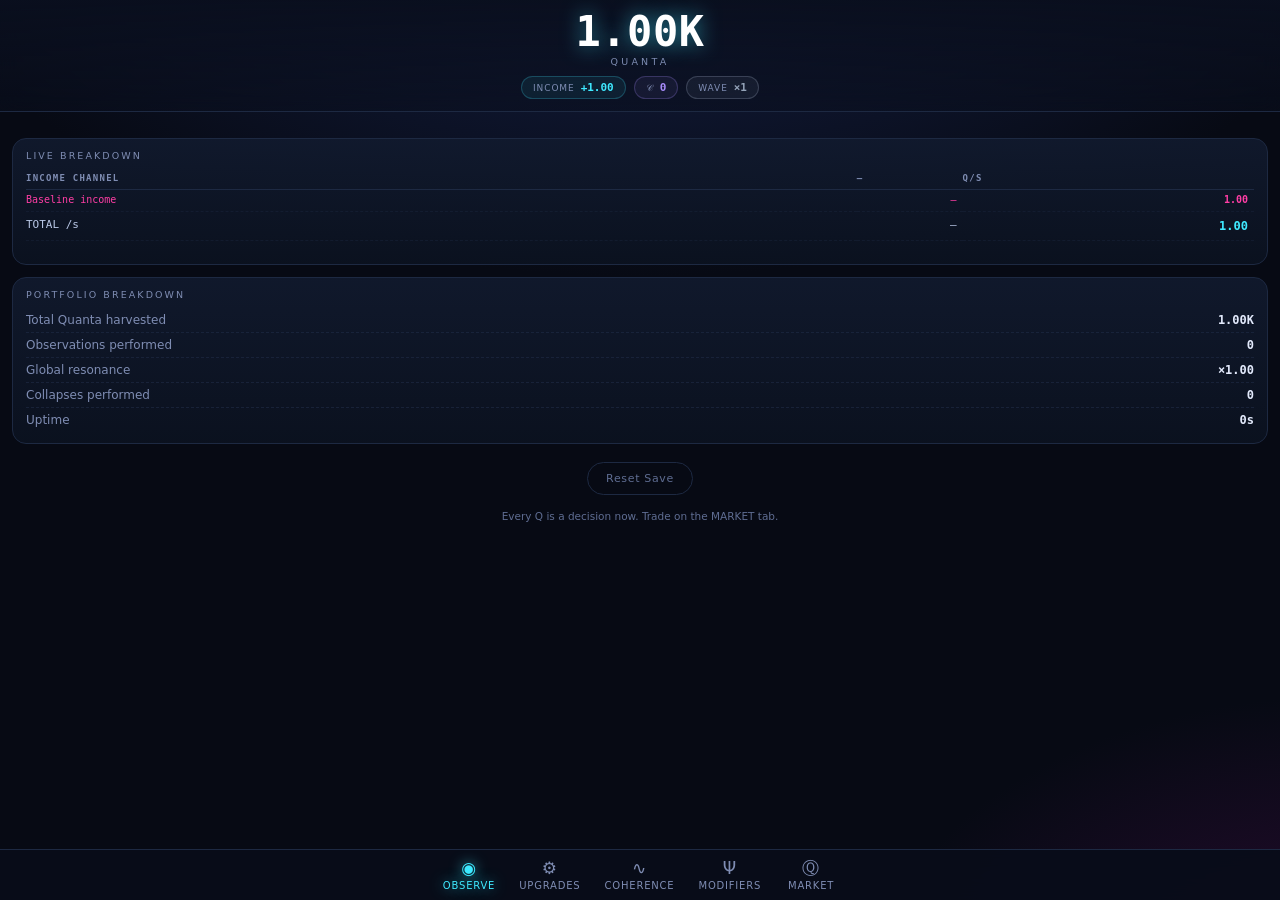
<file: index.html>
<!DOCTYPE html>
<html lang="en">
<head>
  <meta charset="utf-8" />
  <meta name="viewport" content="width=device-width,initial-scale=1,maximum-scale=1,user-scalable=no,viewport-fit=cover" />
  <meta name="theme-color" content="#070a14" />
  <meta name="apple-mobile-web-app-capable" content="yes" />
  <title>QUANTA — Incremental Physics</title>
  <link rel="stylesheet" href="./src/styles/styles.css" />
</head>
<body>
    <!-- Required by errorBootstrap.js -->
    <div id="productionErrorLog"></div>

    <!-- Mount point for embedded mode -->
    <div id="devtools"></div>

    <!-- Install error listeners before application startup -->
    <script src="https://twaddler01.github.io/mobile-dev-console/releases/v1.0.1/errorBootstrap.js"></script>

    <script type="module">
        const debug = false;
        
        if (debug) {
            try {
                const { DevTools } = await import(
                    "https://twaddler01.github.io/mobile-dev-console/releases/v1.0.1/DevTools.js"
                );
    
                const devTools = DevTools.mount({
                    mode: "embedded",
                    mountPoint: "#devtools",
                    height: "60dvh",
                    captureConsole: true,
                    mirrorToNative: false,
                    showCopyButtons: false,
                    allowDragOutsideBounds: true
                });
    
                // Optional: expose the instance to application code.
                window.devTools = devTools;
    
                // Initialize the application after DevTools.
                await import("./src/main.js");
            } catch (error) {
                if (window.devConsole) {
                    window.devConsole.error(error);
                } else if (window.showFatalError) {
                    window.showFatalError(
                        "Application Startup Failed",
                        error
                    );
                } else {
                    console.error(error);
                }
            }
        } else {
            await import("./src/main.js");
        }
    </script>
</body>
</html>
</file>
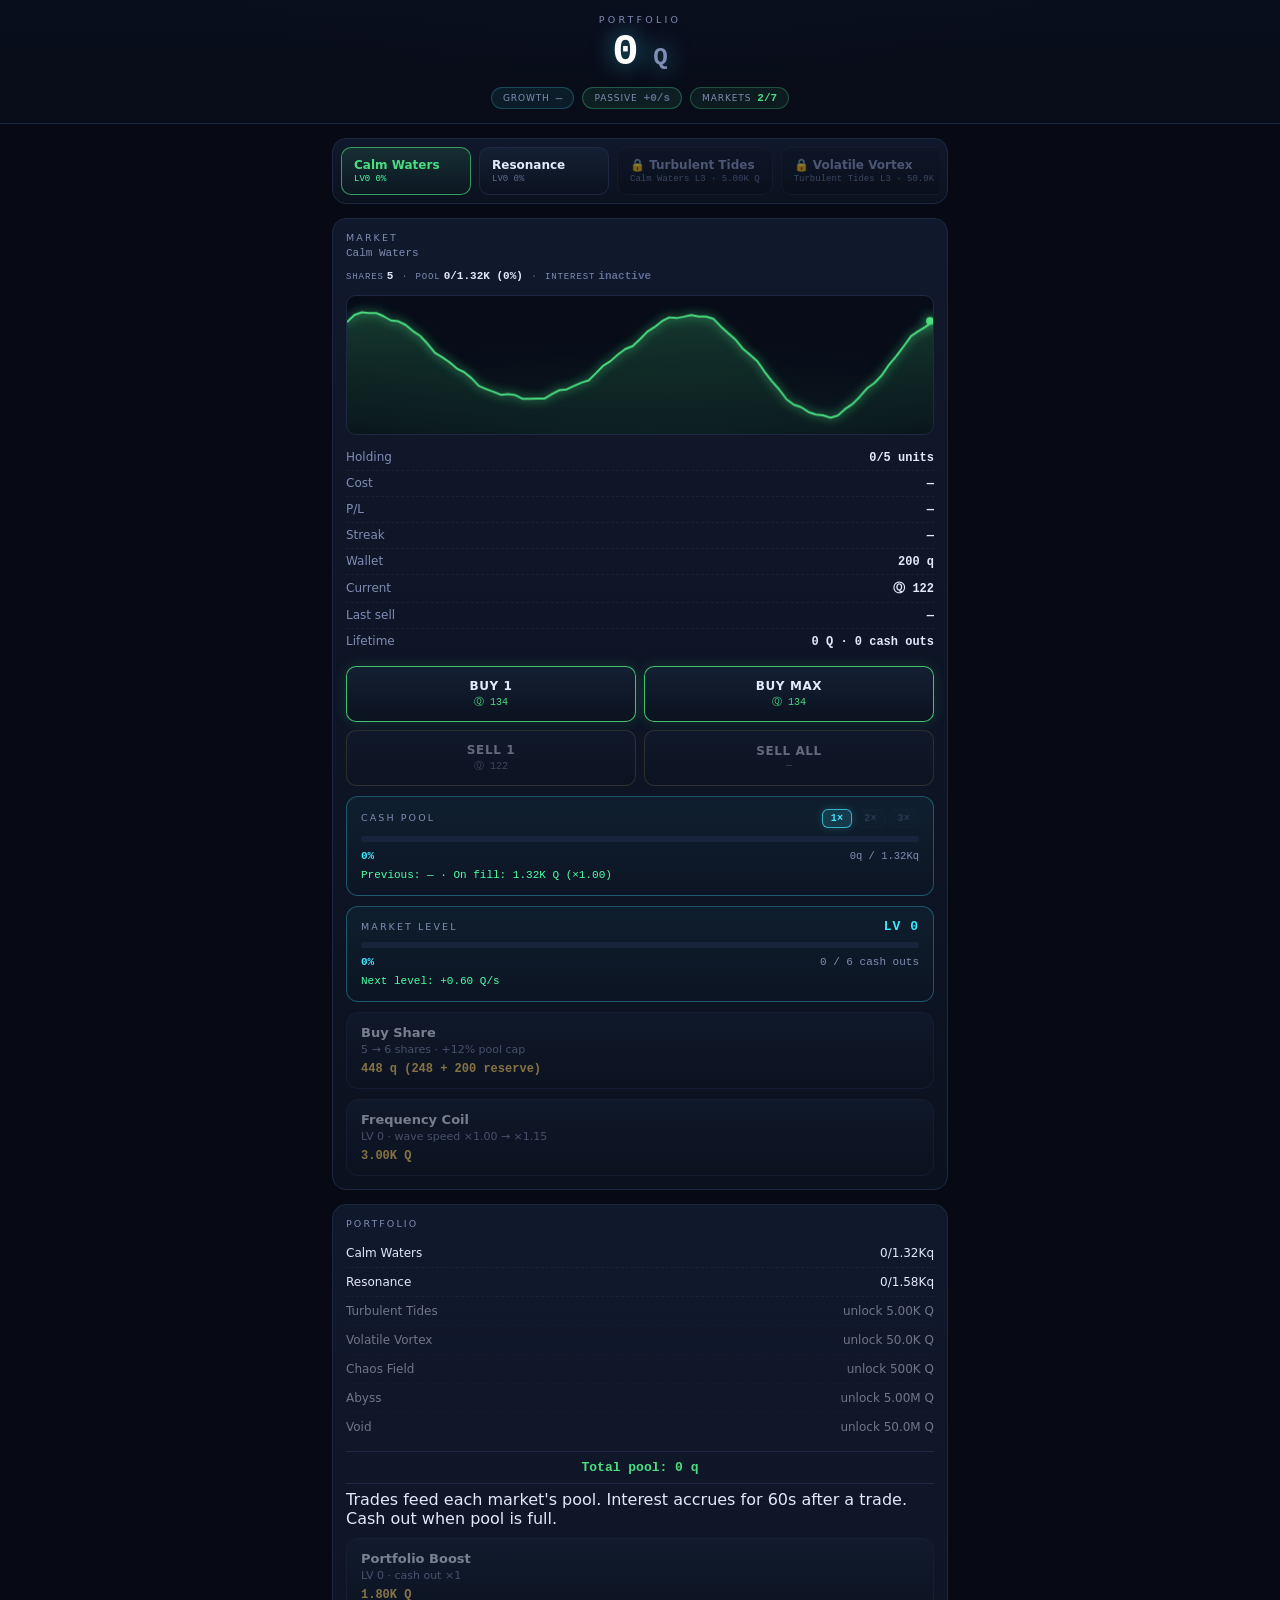
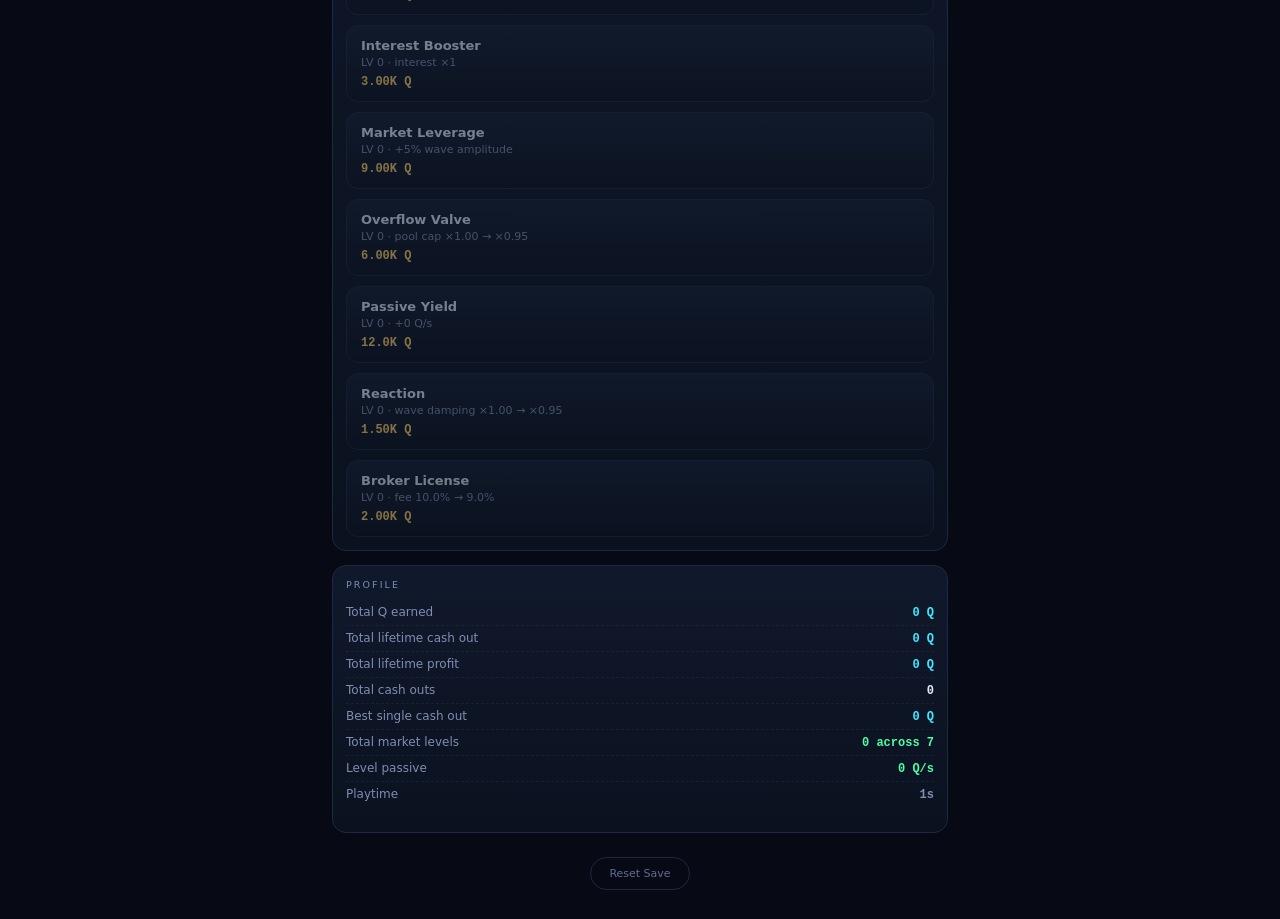
<file: v10/index.html>
<!DOCTYPE html>
<html lang="en">
<head>
  <meta charset="utf-8" />
  <meta name="viewport" content="width=device-width,initial-scale=1,maximum-scale=1,user-scalable=no,viewport-fit=cover" />
  <meta name="theme-color" content="#070a14" />
  <title>QUANTA v10 — Portfolio</title>
  <link rel="stylesheet" href="./src/styles.css" />
</head>
<body>
    <!-- Required by errorBootstrap.js -->
    <div id="productionErrorLog"></div>

    <!-- Mount point for embedded mode -->
    <div id="devtools"></div>

    <!-- Install error listeners before application startup -->
    <script src="https://twaddler01.github.io/mobile-dev-console/releases/v1.0.1/errorBootstrap.js"></script>

    <script type="module">
        const debug = false;
        
        if (debug) {
            try {
                const { DevTools } = await import(
                    "https://twaddler01.github.io/mobile-dev-console/releases/v1.0.1/DevTools.js"
                );
    
                const devTools = DevTools.mount({
                    mode: "embedded",
                    mountPoint: "#devtools",
                    height: "60dvh",
                    captureConsole: true,
                    mirrorToNative: false,
                    showCopyButtons: false,
                    allowDragOutsideBounds: true
                });
    
                // Optional: expose the instance to application code.
                window.devTools = devTools;
    
                // Initialize the application after DevTools.
                await import("./src/main.js");
                await import("./debug.js");
            } catch (error) {
                if (window.devConsole) {
                    window.devConsole.error(error);
                } else if (window.showFatalError) {
                    window.showFatalError(
                        "Application Startup Failed",
                        error
                    );
                } else {
                    console.error(error);
                }
            }
        } else {
            await import("./src/main.js");
        }
    </script>
</body>
</html>
</file>
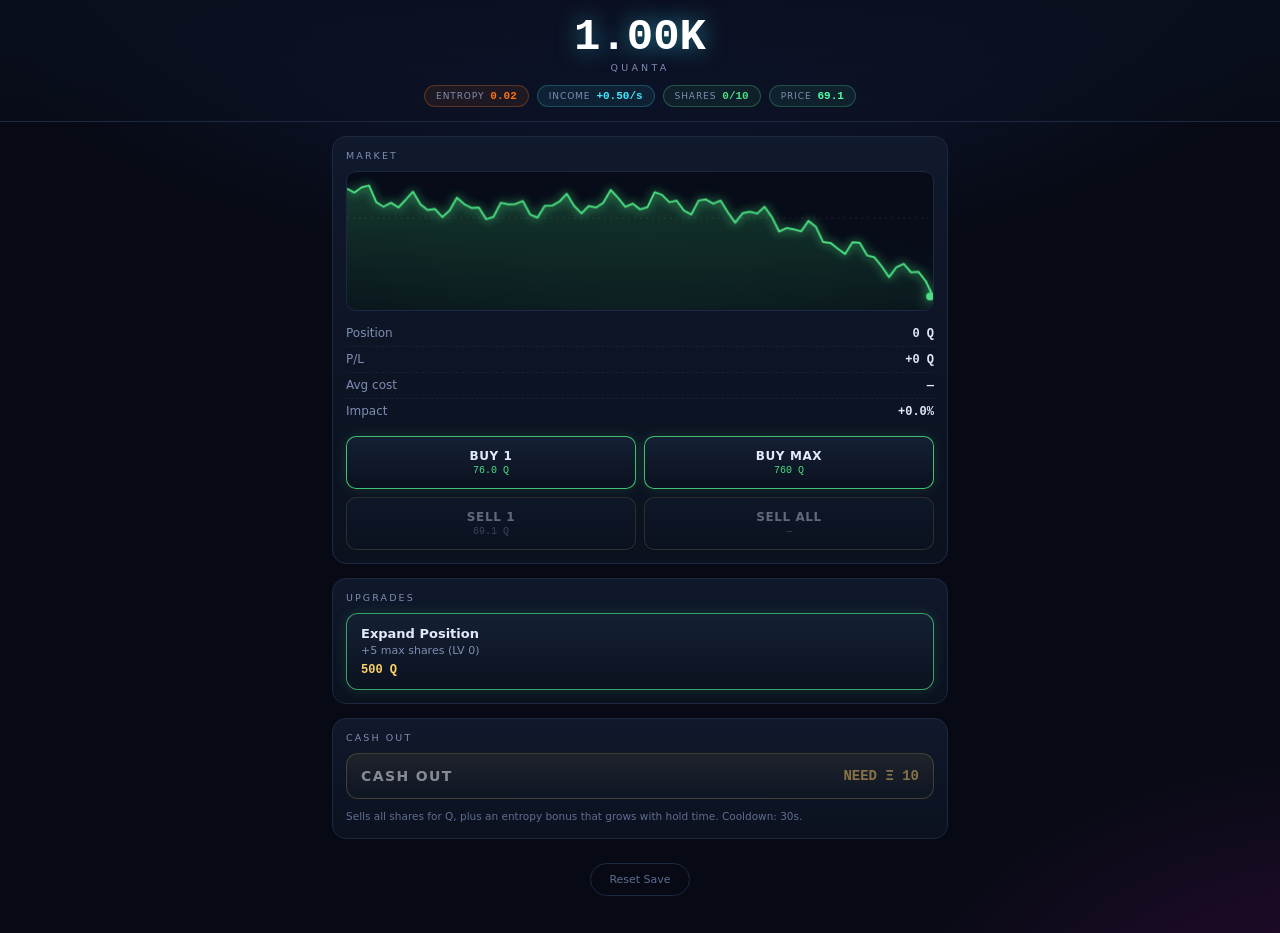
<file: v2/index.html>
<!DOCTYPE html>
<html lang="en">
<head>
  <meta charset="utf-8" />
  <meta name="viewport" content="width=device-width,initial-scale=1,maximum-scale=1,user-scalable=no,viewport-fit=cover" />
  <meta name="theme-color" content="#070a14" />
  <meta name="apple-mobile-web-app-capable" content="yes" />
  <title>QUANTA — Market</title>
  <link rel="stylesheet" href="./src/styles.css" />
</head>
<body>
    <!-- Required by errorBootstrap.js -->
    <div id="productionErrorLog"></div>

    <!-- Mount point for embedded mode -->
    <div id="devtools"></div>

    <!-- Install error listeners before application startup -->
    <script src="https://twaddler01.github.io/mobile-dev-console/releases/v1.0.1/errorBootstrap.js"></script>

    <script type="module">
        const debug = false;
        
        if (debug) {
            try {
                const { DevTools } = await import(
                    "https://twaddler01.github.io/mobile-dev-console/releases/v1.0.1/DevTools.js"
                );
    
                const devTools = DevTools.mount({
                    mode: "embedded",
                    mountPoint: "#devtools",
                    height: "60dvh",
                    captureConsole: true,
                    mirrorToNative: false,
                    showCopyButtons: false,
                    allowDragOutsideBounds: true
                });
    
                // Optional: expose the instance to application code.
                window.devTools = devTools;
    
                // Initialize the application after DevTools.
                await import("./src/main.js");
            } catch (error) {
                if (window.devConsole) {
                    window.devConsole.error(error);
                } else if (window.showFatalError) {
                    window.showFatalError(
                        "Application Startup Failed",
                        error
                    );
                } else {
                    console.error(error);
                }
            }
        } else {
            await import("./src/main.js");
        }
    </script>
</body>
</html>
</file>
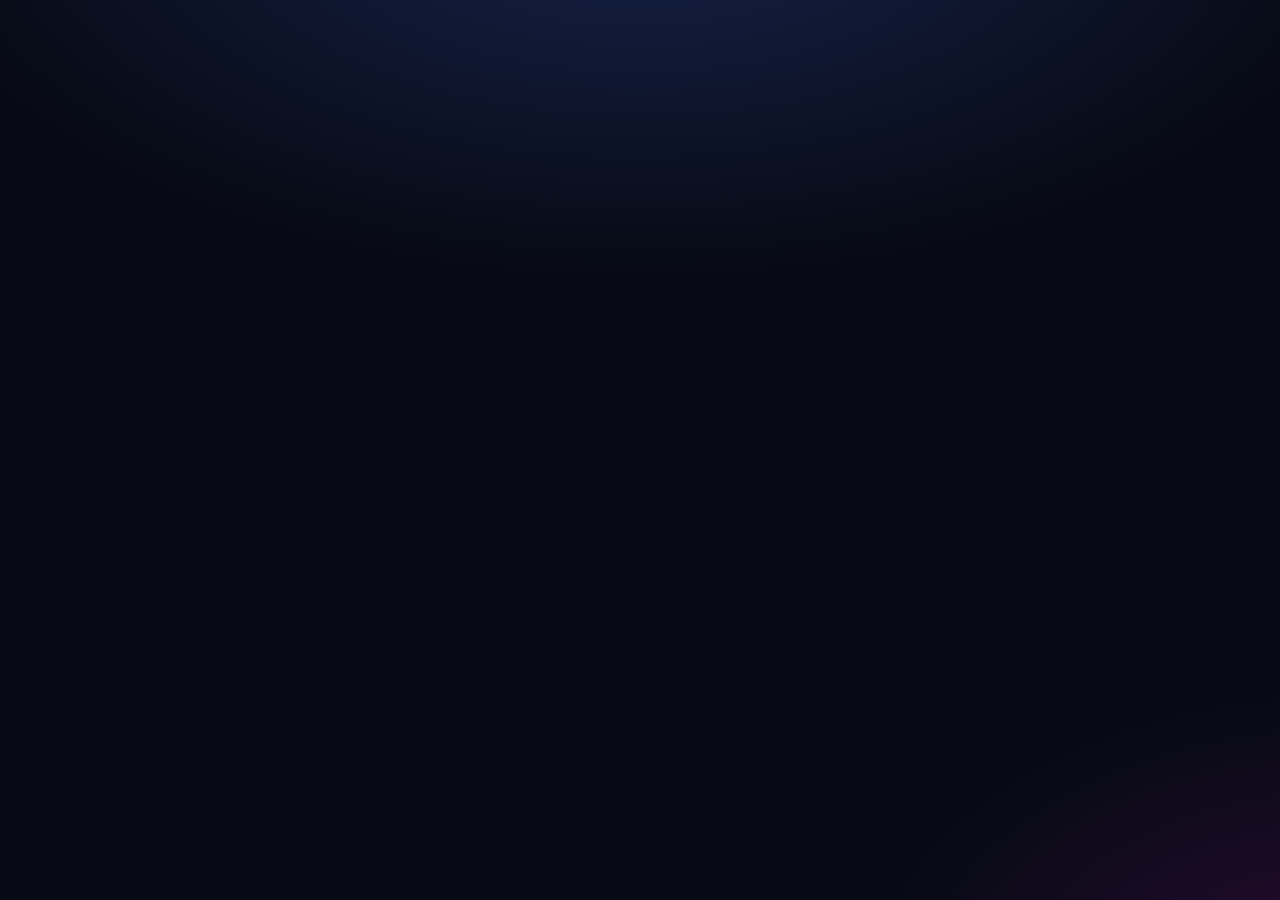
<file: v4/index.html>
<!DOCTYPE html>
<html lang="en">
<head>
  <meta charset="utf-8" />
  <meta name="viewport" content="width=device-width,initial-scale=1,maximum-scale=1,user-scalable=no,viewport-fit=cover" />
  <meta name="theme-color" content="#070a14" />
  <title>QUANTA — Portfolio</title>
  <link rel="stylesheet" href="./src/styles.css" />
</head>
<body>
    <!-- Required by errorBootstrap.js -->
    <div id="productionErrorLog"></div>

    <!-- Mount point for embedded mode -->
    <div id="devtools"></div>

    <!-- Install error listeners before application startup -->
    <script src="https://twaddler01.github.io/mobile-dev-console/releases/v1.0.1/errorBootstrap.js"></script>

    <script type="module">
        const debug = true;
        
        if (debug) {
            try {
                const { DevTools } = await import(
                    "https://twaddler01.github.io/mobile-dev-console/releases/v1.0.1/DevTools.js"
                );
    
                const devTools = DevTools.mount({
                    mode: "embedded",
                    mountPoint: "#devtools",
                    height: "60dvh",
                    captureConsole: true,
                    mirrorToNative: false,
                    showCopyButtons: false,
                    allowDragOutsideBounds: true
                });
    
                // Optional: expose the instance to application code.
                window.devTools = devTools;
    
                // Initialize the application after DevTools.
                await import("./src/main.js");
                await import("./debug.js");
            } catch (error) {
                if (window.devConsole) {
                    window.devConsole.error(error);
                } else if (window.showFatalError) {
                    window.showFatalError(
                        "Application Startup Failed",
                        error
                    );
                } else {
                    console.error(error);
                }
            }
        } else {
            await import("./src/main.js");
        }
    </script>
</body>
</html>
</file>
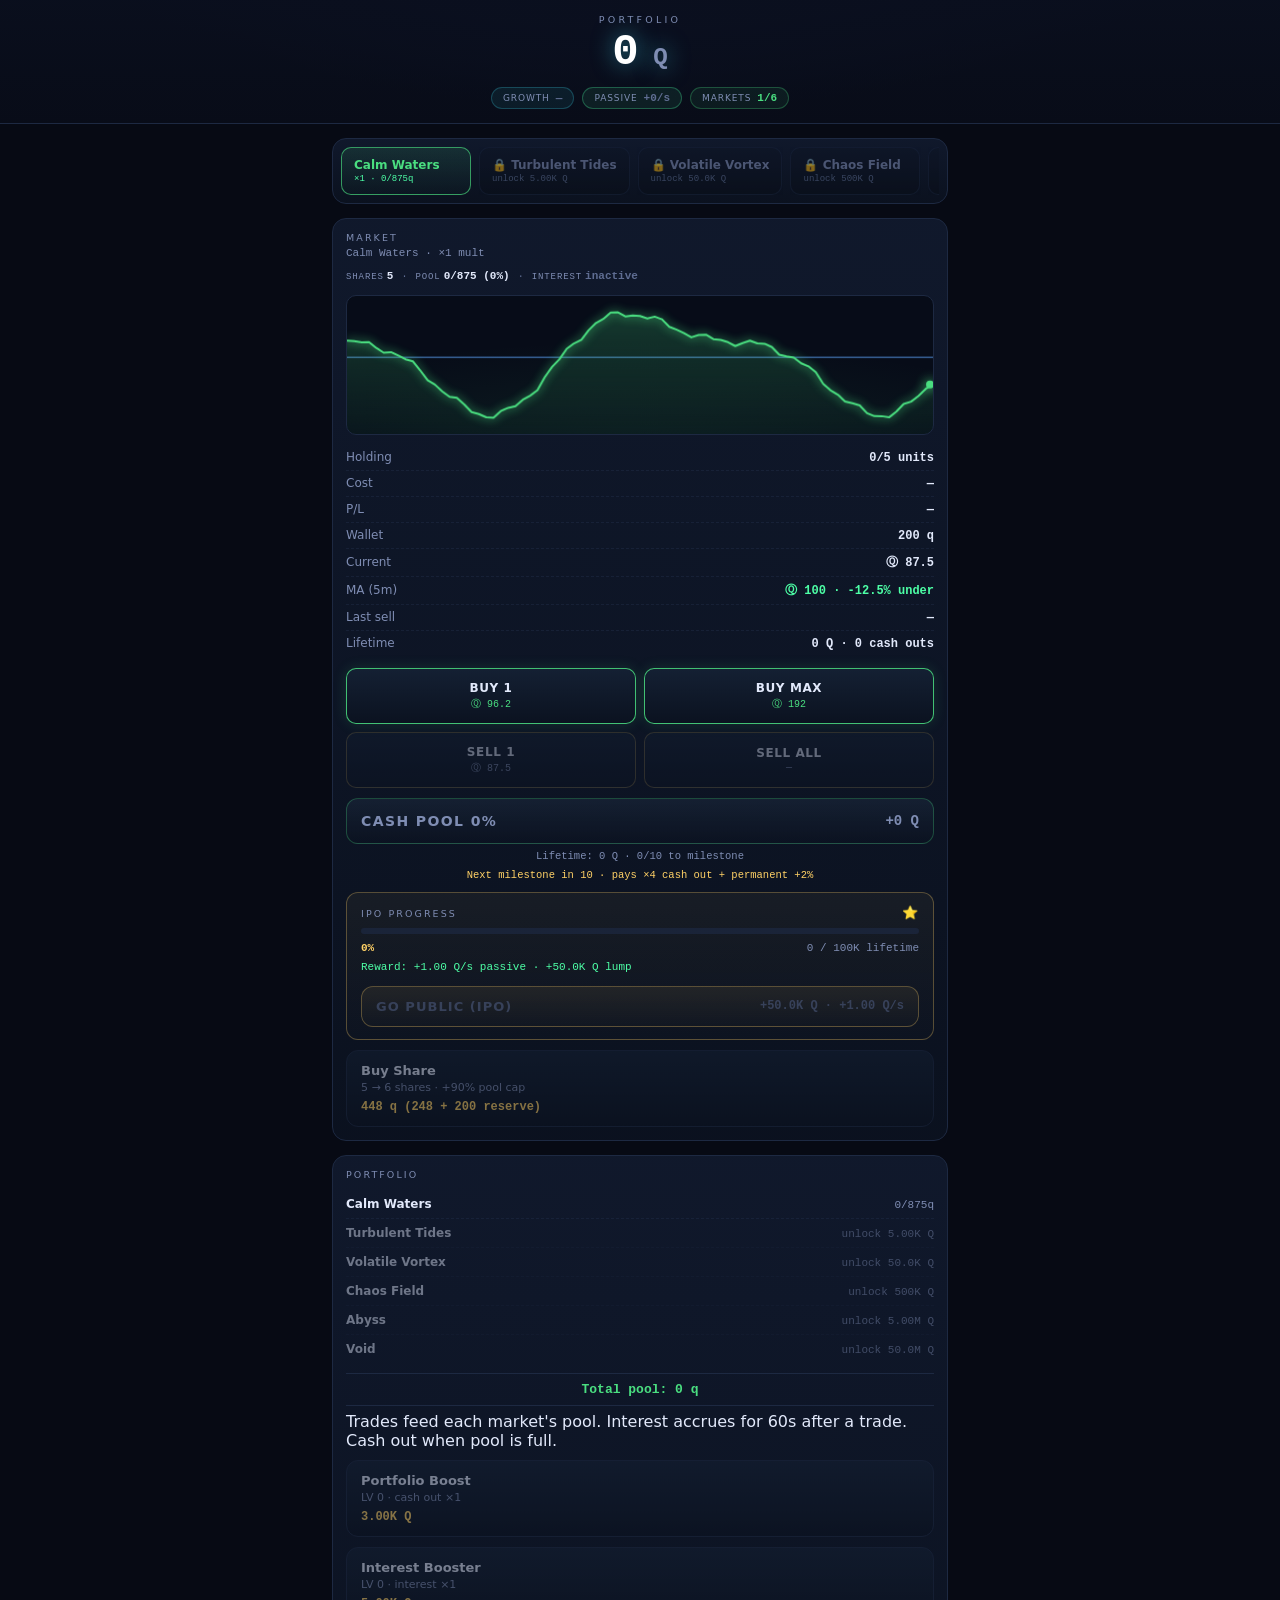
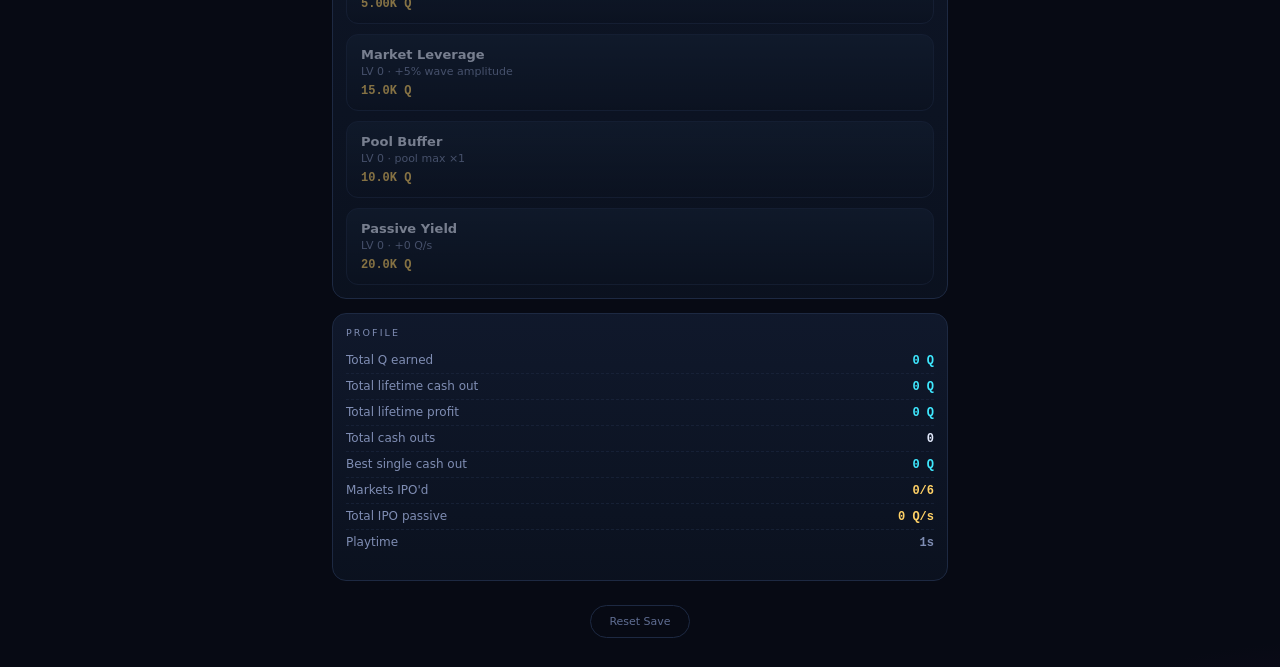
<file: v7/index.html>
<!DOCTYPE html>
<html lang="en">
<head>
  <meta charset="utf-8" />
  <meta name="viewport" content="width=device-width,initial-scale=1,maximum-scale=1,user-scalable=no,viewport-fit=cover" />
  <meta name="theme-color" content="#070a14" />
  <title>QUANTA — Portfolio</title>
  <link rel="stylesheet" href="./src/styles.css" />
</head>
<body>
    <!-- Required by errorBootstrap.js -->
    <div id="productionErrorLog"></div>

    <!-- Mount point for embedded mode -->
    <div id="devtools"></div>

    <!-- Install error listeners before application startup -->
    <script src="https://twaddler01.github.io/mobile-dev-console/releases/v1.0.1/errorBootstrap.js"></script>

    <script type="module">
        const debug = false;
        
        if (debug) {
            try {
                const { DevTools } = await import(
                    "https://twaddler01.github.io/mobile-dev-console/releases/v1.0.1/DevTools.js"
                );
    
                const devTools = DevTools.mount({
                    mode: "embedded",
                    mountPoint: "#devtools",
                    height: "60dvh",
                    captureConsole: true,
                    mirrorToNative: false,
                    showCopyButtons: false,
                    allowDragOutsideBounds: true
                });
    
                // Optional: expose the instance to application code.
                window.devTools = devTools;
    
                // Initialize the application after DevTools.
                await import("./src/main.js");
                await import("./debug.js");
            } catch (error) {
                if (window.devConsole) {
                    window.devConsole.error(error);
                } else if (window.showFatalError) {
                    window.showFatalError(
                        "Application Startup Failed",
                        error
                    );
                } else {
                    console.error(error);
                }
            }
        } else {
            await import("./src/main.js");
        }
    </script>
</body>
</html>
</file>
<file: src/styles/styles.css>
:root {
    --quanta: #3fe9ff;
    --coh: #a78bfa;
    --surge: #ff3ea5;
    --entropy: #f97316; /* NEW — disorder */
    --cost: #ffd166;
    --good: #4dffa6;

    --txt: #e2e9fb;
    --dim: #7f8db3;
    --dim2: #5f6d92;
    --line: #1d2942;
    --panel: #101728;

    --mono: ui-monospace, SFMono-Regular, Menlo, Consolas, monospace;
}

* {
    box-sizing: border-box;
    -webkit-tap-highlight-color: transparent;
}
html,
body {
    margin: 0;
    padding: 0;
}

body {
    height: 100vh;
    height: 100dvh;
    display: flex;
    flex-direction: column;
    overflow: hidden;
    color: var(--txt);
    font-family:
        ui-sans-serif,
        system-ui,
        -apple-system,
        "Segoe UI",
        Roboto,
        sans-serif;
    background:
        radial-gradient(1200px 620px at 50% -12%, #16224a 0%, transparent 62%),
        radial-gradient(800px 520px at 105% 112%, #2a0b32 0%, transparent 60%),
        #070a14;
    user-select: none;
    -webkit-user-select: none;
    padding-top: env(safe-area-inset-top);
}

/* ============ HUD ============ */
#hud {
    flex: 0 0 auto;
    padding: 10px 14px 12px;
    text-align: center;
    border-bottom: 1px solid var(--line);
    background: linear-gradient(
        180deg,
        rgba(10, 15, 30, 0.96),
        rgba(10, 15, 30, 0.55)
    );
    backdrop-filter: blur(10px);
    -webkit-backdrop-filter: blur(10px);
}
.qval {
    font-family: var(--mono);
    font-size: clamp(26px, 9.5vw, 42px);
    font-weight: 700;
    line-height: 1.05;
    letter-spacing: 0.5px;
    color: #fff;
    text-shadow: 0 0 20px rgba(63, 233, 255, 0.55);
}
.qlabel {
    margin-top: 2px;
    font-size: 9.5px;
    letter-spacing: 0.34em;
    color: var(--dim);
}
.hud-sub {
    display: flex;
    gap: 8px;
    justify-content: center;
    margin-top: 9px;
    flex-wrap: wrap;
}

.pill {
    display: flex;
    align-items: baseline;
    gap: 6px;
    padding: 4px 11px;
    border-radius: 999px;
    font-size: 11px;
    background: rgba(255, 255, 255, 0.04);
    border: 1px solid var(--line);
}
.pill .k {
    font-size: 9px;
    letter-spacing: 0.1em;
    color: var(--dim);
}
.pill .v {
    font-family: var(--mono);
    font-weight: 600;
    color: var(--txt);
}

.pill.q {
    background: rgba(63, 233, 255, 0.07);
    border-color: rgba(63, 233, 255, 0.22);
}
.pill.q .v {
    color: var(--quanta);
}
.pill.c {
    background: rgba(167, 139, 250, 0.07);
    border-color: rgba(167, 139, 250, 0.24);
}
.pill.c .v {
    color: var(--coh);
}
.pill.s {
    background: rgba(255, 62, 165, 0.07);
    border-color: rgba(255, 62, 165, 0.24);
}
.pill.s .v {
    color: var(--surge);
}

/* entropy pill — hidden until unlocked */
.pill.e {
    display: none;
    background: rgba(249, 115, 22, 0.08);
    border-color: rgba(249, 115, 22, 0.28);
}
.pill.e.revealed {
    display: flex;
}
.pill.e .v {
    color: var(--entropy);
}

/* ============ Views ============ */
#views {
    flex: 1 1 auto;
    min-height: 0;
    overflow-y: auto;
    -webkit-overflow-scrolling: touch;
    overscroll-behavior: contain;
    padding: 14px 12px 24px;
}
.view {
    display: none;
}
.view.active {
    display: block;
    animation: fadeIn 0.18s ease;
}
@keyframes fadeIn {
    from {
        opacity: 0;
        transform: translateY(6px);
    }
    to {
        opacity: 1;
        transform: none;
    }
}

/* ============ Tap ============ */
.tapWrap {
    position: relative;
    display: flex;
    justify-content: center;
    padding: 16px 0 10px;
}
#tapBtn {
    position: relative;
    width: min(58vw, 220px);
    aspect-ratio: 1;
    border-radius: 50%;
    border: 2px solid rgba(63, 233, 255, 0.45);
    background:
        radial-gradient(
            circle at 50% 32%,
            rgba(63, 233, 255, 0.3),
            rgba(63, 233, 255, 0.05) 58%,
            transparent 70%
        ),
        radial-gradient(
            circle at 50% 105%,
            rgba(255, 62, 165, 0.2),
            transparent 62%
        ),
        #0b1224;
    color: #fff;
    font-family: inherit;
    display: flex;
    flex-direction: column;
    align-items: center;
    justify-content: center;
    gap: 3px;
    cursor: pointer;
    touch-action: manipulation;
    box-shadow:
        0 0 40px rgba(63, 233, 255, 0.28),
        inset 0 0 44px rgba(63, 233, 255, 0.12);
    transition:
        transform 0.07s ease,
        box-shadow 0.15s ease;
}
#tapBtn::after {
    content: "";
    position: absolute;
    inset: -11px;
    border-radius: 50%;
    border: 1px solid rgba(63, 233, 255, 0.18);
    animation: pulse 2.8s ease-out infinite;
    pointer-events: none;
}
@keyframes pulse {
    0% {
        transform: scale(0.92);
        opacity: 0.85;
    }
    70% {
        transform: scale(1.14);
        opacity: 0;
    }
    100% {
        opacity: 0;
    }
}
#tapBtn.pressed {
    transform: scale(0.94);
    box-shadow:
        0 0 66px rgba(63, 233, 255, 0.55),
        inset 0 0 64px rgba(63, 233, 255, 0.26);
}
.tap-glyph {
    font-size: 34px;
    line-height: 1;
    color: var(--quanta);
    text-shadow: 0 0 18px var(--quanta);
}
.tap-text {
    font-size: 10px;
    letter-spacing: 0.28em;
    color: var(--dim);
}

.floatHost {
    position: absolute;
    inset: 0;
    pointer-events: none;
    overflow: visible;
}
.floater {
    position: absolute;
    bottom: 8px;
    left: 50%;
    font-family: var(--mono);
    font-size: 15px;
    font-weight: 700;
    color: var(--quanta);
    text-shadow: 0 0 14px currentColor;
    pointer-events: none;
    white-space: nowrap;
    animation: floatUp 0.95s ease-out forwards;
}
.floater.coh {
    color: var(--coh);
}
.floater.surge {
    color: var(--surge);
}
@keyframes floatUp {
    0% {
        opacity: 0;
        transform: translate(-50%, 0) scale(0.8);
    }
    14% {
        opacity: 1;
    }
    100% {
        opacity: 0;
        transform: translate(calc(-50% + var(--dx)), -118px) scale(1.18);
    }
}

/* ============ Panels ============ */
.panel {
    margin-top: 12px;
    padding: 11px 13px;
    border-radius: 14px;
    background: linear-gradient(
        180deg,
        rgba(17, 26, 46, 0.9),
        rgba(11, 18, 32, 0.9)
    );
    border: 1px solid var(--line);
}
.panel-title {
    font-size: 9.5px;
    letter-spacing: 0.22em;
    color: var(--dim);
    margin-bottom: 8px;
    text-transform: uppercase;
}

.formula {
    font-family: var(--mono);
    font-size: 11.5px;
    line-height: 1.7;
    color: #b9c7e6;
    overflow-x: auto;
    white-space: nowrap;
    padding-bottom: 2px;
}
.f-k {
    color: var(--quanta);
    font-weight: 700;
}
.f-k.surge {
    color: var(--surge);
}
.f-k.coh {
    color: var(--coh);
}
.f-k.ent {
    color: var(--entropy);
}
.f-dim {
    color: #6f7ea5;
}
.f-res {
    color: var(--quanta);
    font-weight: 700;
    font-size: 13px;
}
.f-cap {
    color: var(--cost);
    font-weight: 700;
}
.f-surge {
    color: var(--surge);
    font-weight: 700;
}
.f-entropy {
    color: var(--entropy);
    font-weight: 700;
}
.f-sep {
    height: 1px;
    background: var(--line);
    margin: 8px 0;
}

.stat-row {
    display: flex;
    justify-content: space-between;
    align-items: baseline;
    padding: 5px 0;
    font-size: 12px;
    color: var(--dim);
    border-bottom: 1px dashed rgba(29, 41, 66, 0.7);
}
.stat-row:last-child {
    border-bottom: 0;
}
.stat-row b {
    font-family: var(--mono);
    color: var(--txt);
    font-weight: 600;
}

/* ============ Cards ============ */
.list {
    display: flex;
    flex-direction: column;
    gap: 9px;
}
.card {
    width: 100%;
    display: block;
    text-align: left;
    font-family: inherit;
    padding: 11px 13px;
    border-radius: 14px;
    border: 1px solid var(--line);
    background: linear-gradient(180deg, #111a2e, #0b1220);
    color: var(--txt);
    cursor: pointer;
    transition:
        border-color 0.15s,
        box-shadow 0.15s,
        transform 0.07s;
}
.card.can {
    border-color: rgba(77, 255, 166, 0.5);
    box-shadow: 0 0 20px rgba(77, 255, 166, 0.13);
}
.card.can:active {
    transform: scale(0.985);
}
.card.poor {
    opacity: 0.55;
}
.card.flash {
    animation: buyFlash 0.4s ease;
}
@keyframes buyFlash {
    0% {
        background: #173a2c;
        border-color: rgba(77, 255, 166, 0.9);
    }
    100% {
    }
}
.card-top {
    display: flex;
    justify-content: space-between;
    align-items: baseline;
    gap: 8px;
}
.card-name {
    font-size: 14px;
    font-weight: 650;
}
.card-name .sym {
    color: var(--quanta);
    text-shadow: 0 0 12px rgba(63, 233, 255, 0.7);
}
.card-lv {
    font-family: var(--mono);
    font-size: 10px;
    letter-spacing: 0.05em;
    color: var(--dim);
    white-space: nowrap;
}
.card-flavor {
    margin-top: 3px;
    font-size: 11px;
    line-height: 1.35;
    color: var(--dim);
}
.card-effect {
    margin-top: 6px;
    font-family: var(--mono);
    font-size: 11.5px;
    color: var(--quanta);
}
.card-cost {
    margin-top: 8px;
    font-family: var(--mono);
    font-size: 13px;
    font-weight: 700;
    color: var(--cost);
}
.card.poor .card-cost {
    color: #8a6a2a;
}

.card.coh.can {
    border-color: rgba(167, 139, 250, 0.5);
    box-shadow: 0 0 20px rgba(167, 139, 250, 0.15);
}
.card.coh .card-name .sym {
    color: var(--coh);
    text-shadow: 0 0 12px rgba(167, 139, 250, 0.7);
}
.card.coh .card-effect {
    color: var(--coh);
}
.card.coh .card-cost {
    color: var(--coh);
}
.card.coh.poor .card-cost {
    color: #5d4a8c;
}

/* ============ Coherence panel ============ */
.wave-wrap {
    position: relative;
}
#waveCanvas {
    display: block;
    width: 100%;
    height: 96px;
    border-radius: 10px;
    background:
        radial-gradient(
            120% 140% at 50% 130%,
            rgba(167, 139, 250, 0.1),
            transparent 70%
        ),
        #070c18;
    border: 1px solid var(--line);
}
.wave-readout {
    display: flex;
    justify-content: space-between;
    align-items: baseline;
    margin-top: 7px;
}
.wq-label {
    font-size: 9px;
    letter-spacing: 0.24em;
    color: var(--dim);
}
.wq-val {
    font-family: var(--mono);
    font-size: 16px;
    font-weight: 700;
    color: var(--coh);
}
.wq-val.hot {
    color: var(--good);
    text-shadow: 0 0 14px rgba(77, 255, 166, 0.8);
}

.wq-right { display: inline-flex; align-items: baseline; gap: 8px; }
.wq-boost {
    font-family: var(--mono);
    font-size: 10px;
    font-weight: 600;
    color: var(--entropy);
    opacity: 0;
    transition: opacity 0.2s;
}
.wq-boost.visible { opacity: 1; }

.collapse-btn {
    width: 100%;
    margin-top: 12px;
    padding: 11px 14px 12px;
    border-radius: 14px;
    border: 1px solid rgba(167, 139, 250, 0.4);
    background: linear-gradient(
        180deg,
        rgba(167, 139, 250, 0.16),
        rgba(167, 139, 250, 0.03)
    );
    color: #fff;
    font-family: inherit;
    cursor: pointer;
    display: grid;
    grid-template-columns: 1fr auto;
    gap: 2px 10px;
    text-align: left;
    touch-action: manipulation;
    transition:
        transform 0.07s,
        box-shadow 0.15s,
        border-color 0.15s;
}
.collapse-btn:active {
    transform: scale(0.985);
}
.collapse-btn.hot {
    border-color: rgba(77, 255, 166, 0.8);
    box-shadow: 0 0 28px rgba(77, 255, 166, 0.35);
}
.collapse-btn.poor {
    opacity: 0.45;
}
.cb-main {
    font-size: 14px;
    font-weight: 700;
    letter-spacing: 0.16em;
    grid-column: 1;
}
.cb-gain {
    font-family: var(--mono);
    font-size: 15px;
    font-weight: 700;
    color: var(--coh);
    grid-column: 2;
    grid-row: 1;
}
.cb-cost {
    grid-column: 1/-1;
    font-family: var(--mono);
    font-size: 11px;
    color: var(--cost);
    margin-top: 2px;
}

/* ============ Surge panel ============ */
.surge-panel {
    border-color: rgba(255, 62, 165, 0.28);
}
.surge-panel.active {
    border-color: rgba(255, 62, 165, 0.6);
    animation: surgeGlow 2s ease-in-out infinite;
}
@keyframes surgeGlow {
    0%,
    100% {
        box-shadow: 0 0 14px rgba(255, 62, 165, 0.1);
    }
    50% {
        box-shadow: 0 0 28px rgba(255, 62, 165, 0.3);
    }
}
.surge-title-row {
    display: flex;
    justify-content: space-between;
    align-items: baseline;
    margin-bottom: 8px;
}
.surge-mult {
    font-family: var(--mono);
    font-size: 16px;
    font-weight: 700;
    color: var(--surge);
    text-shadow: 0 0 12px rgba(255, 62, 165, 0.6);
}
.consume-btn {
    width: 100%;
    padding: 11px 14px;
    border-radius: 12px;
    border: 1px solid rgba(255, 62, 165, 0.5);
    background: linear-gradient(
        180deg,
        rgba(255, 62, 165, 0.18),
        rgba(255, 62, 165, 0.04)
    );
    color: #fff;
    font-family: inherit;
    cursor: pointer;
    display: flex;
    justify-content: space-between;
    align-items: center;
    gap: 10px;
    touch-action: manipulation;
    transition:
        transform 0.07s,
        border-color 0.15s,
        box-shadow 0.15s;
}
.consume-btn:active {
    transform: scale(0.985);
}
.consume-btn.poor {
    opacity: 0.42;
}
.consume-label {
    font-size: 13px;
    font-weight: 700;
    letter-spacing: 0.12em;
}
.consume-label b {
    font-family: var(--mono);
    color: var(--cost);
    font-weight: 700;
}
.consume-gain {
    font-family: var(--mono);
    font-size: 13px;
    font-weight: 700;
    color: var(--surge);
    text-shadow: 0 0 10px rgba(255, 62, 165, 0.6);
}
.surge-meta {
    margin-top: 8px;
    font-size: 10px;
    color: var(--dim2);
    display: flex;
    justify-content: space-between;
}
.surge-meta b {
    font-family: var(--mono);
    color: #9aa9cc;
}

/* ============ Entropy panel ============ */
.entropy-panel {
    border-color: rgba(249, 115, 22, 0.28);
}
.entropy-headline {
    display: flex;
    justify-content: space-between;
    align-items: baseline;
    margin-bottom: 6px;
}
.entropy-val {
    font-family: var(--mono);
    font-size: 26px;
    font-weight: 700;
    color: var(--entropy);
    text-shadow: 0 0 16px rgba(249, 115, 22, 0.55);
}
.entropy-sym {
    font-size: 12px;
    letter-spacing: 0.16em;
    color: var(--dim);
    margin-left: 4px;
}
.entropy-meta {
    display: flex;
    justify-content: space-between;
    gap: 8px;
    margin-top: 6px;
    font-family: var(--mono);
    font-size: 11px;
}
.entropy-meta .k {
    color: var(--dim);
}
.entropy-meta .v {
    color: var(--entropy);
    font-weight: 700;
}

.milestone {
    display: grid;
    grid-template-columns: 22px 1fr auto;
    align-items: center;
    gap: 8px;
    padding: 8px 2px;
    border-bottom: 1px dashed rgba(29, 41, 66, 0.7);
    font-size: 12px;
}
.milestone:last-child {
    border-bottom: 0;
}
.milestone .dot {
    width: 12px;
    height: 12px;
    border-radius: 50%;
    border: 1.5px solid rgba(249, 115, 22, 0.35);
    background: transparent;
}
.milestone.done .dot {
    background: var(--entropy);
    box-shadow: 0 0 10px rgba(249, 115, 22, 0.7);
}
.milestone .label {
    color: var(--dim);
}
.milestone.done .label {
    color: var(--txt);
}
.milestone .at {
    font-family: var(--mono);
    font-size: 11px;
    color: var(--dim2);
}
.milestone.done .at {
    color: var(--entropy);
}

/* ============ Misc ============ */
.hint {
    margin: 14px 2px 0;
    font-size: 10.5px;
    line-height: 1.5;
    color: var(--dim2);
    text-align: center;
}
.ghost {
    display: block;
    margin: 18px auto 0;
    padding: 9px 18px;
    border-radius: 999px;
    border: 1px solid var(--line);
    background: transparent;
    color: var(--dim2);
    font-family: inherit;
    font-size: 11px;
    letter-spacing: 0.06em;
    cursor: pointer;
}
.ghost:active {
    background: rgba(255, 62, 165, 0.1);
    color: var(--surge);
}

/* ============ Tabs ============ */
#tabs-wrap {
    flex: 0 0 auto;
    position: relative;
    border-top: 1px solid var(--line);
    background: rgba(9, 13, 25, 0.96);
    backdrop-filter: blur(12px);
    -webkit-backdrop-filter: blur(12px);
    padding-bottom: env(safe-area-inset-bottom);
}

#tabs {
    display: flex;
    overflow-x: auto;
    overflow-y: hidden;
    scrollbar-width: none;
    -ms-overflow-style: none;
    -webkit-overflow-scrolling: touch;
    padding: 0 4px;
    justify-content: flex-start;
    overscroll-behavior-x: contain;
}
#tabs::-webkit-scrollbar {
    display: none;
}
/* When all tabs fit, center them and drop the gutter. */
#tabs.fits {
    justify-content: center;
    padding: 0;
}

.tab {
    flex: 0 0 auto;
    min-width: 76px;
    display: flex;
    flex-direction: column;
    align-items: center;
    gap: 3px;
    padding: 10px 12px 9px;
    border: 0;
    background: none;
    color: var(--dim);
    font-family: inherit;
    font-size: 10px;
    letter-spacing: 0.08em;
    cursor: pointer;
    transition: color 0.15s;
    white-space: nowrap;
}
.tab .ic {
    font-size: 17px;
    line-height: 1;
}
.tab.active {
    color: var(--quanta);
    text-shadow: 0 0 14px rgba(63, 233, 255, 0.75);
}

/* entropy tab — hidden until unlocked */
.tab.entropy-tab {
    display: none;
}
.tab.entropy-tab.revealed {
    display: flex;
}
.tab.entropy-tab.active {
    color: var(--entropy);
    text-shadow: 0 0 14px rgba(249, 115, 22, 0.75);
}

/* Scroll-edge fades + chevrons — only visible while there is overflow
   on that side. */
.nav-fade {
    position: absolute;
    top: 0;
    bottom: env(safe-area-inset-bottom);
    width: 32px;
    pointer-events: none;
    opacity: 0;
    transition: opacity 0.18s ease;
    z-index: 2;
}
.nav-fade.left {
    left: 0;
    background: linear-gradient(
        to right,
        rgba(9, 13, 25, 0.98) 30%,
        rgba(9, 13, 25, 0) 100%
    );
}
.nav-fade.right {
    right: 0;
    background: linear-gradient(
        to left,
        rgba(9, 13, 25, 0.98) 30%,
        rgba(9, 13, 25, 0) 100%
    );
}
.nav-fade::after {
    content: "";
    position: absolute;
    top: 50%;
    width: 7px;
    height: 7px;
    border-style: solid;
    border-color: rgba(63, 233, 255, 0.55);
    border-width: 0 1.5px 1.5px 0;
}
.nav-fade.left::after {
    left: 10px;
    transform: translateY(-50%) rotate(135deg);
}
.nav-fade.right::after {
    right: 10px;
    transform: translateY(-50%) rotate(-45deg);
}
.nav-fade.visible {
    opacity: 1;
}

/* ============ Toast ============ */
#toast {
    position: fixed;
    left: 50%;
    top: calc(14px + env(safe-area-inset-top));
    transform: translate(-50%, -18px);
    max-width: 90vw;
    padding: 8px 15px;
    border-radius: 999px;
    border: 1px solid rgba(63, 233, 255, 0.35);
    background: rgba(20, 30, 50, 0.97);
    color: var(--quanta);
    font-family: var(--mono);
    font-size: 11.5px;
    text-align: center;
    opacity: 0;
    pointer-events: none;
    transition:
        opacity 0.3s,
        transform 0.3s;
    z-index: 50;
}
#toast.show {
    opacity: 1;
    transform: translate(-50%, 0);
}

/* Feature formula lines in the Live Formula panel */
.f-feature {
    color: var(--quanta);
    font-weight: 700;
    font-family: var(--mono);
    font-size: 11.5px;
}
.f-feature.coh {
    color: var(--coh);
}

/* ============ Market ============ */
:root {
    --market: #4ade80;
}

.exchange-panel {
    border-color: rgba(74, 222, 128, 0.28);
}

.exchange-chart-wrap {
    position: relative;
}
#marketCanvas {
    display: block;
    width: 100%;
    height: 120px;
    border-radius: 10px;
    background:
        radial-gradient(
            120% 140% at 50% 130%,
            rgba(74, 222, 128, 0.1),
            transparent 70%
        ),
        #070c18;
    border: 1px solid var(--line);
}

.exchange-readout {
    display: flex;
    justify-content: space-between;
    align-items: baseline;
    margin-top: 10px;
    padding-bottom: 10px;
    border-bottom: 1px dashed rgba(29, 41, 66, 0.7);
}
.exchange-price {
    font-family: var(--mono);
    font-size: 24px;
    font-weight: 700;
    color: var(--market);
    text-shadow: 0 0 16px rgba(74, 222, 128, 0.55);
}
.exchange-holdings {
    font-family: var(--mono);
    font-size: 14px;
    font-weight: 600;
    color: var(--txt);
}

.exchange-buttons {
    margin-top: 10px;
    display: flex;
    flex-direction: column;
    gap: 8px;
}
.exchange-row {
    display: grid;
    grid-template-columns: 1fr 1fr;
    gap: 8px;
}
.exchange-btn {
    padding: 10px 8px;
    border-radius: 10px;
    border: 1px solid var(--line);
    background: linear-gradient(180deg, #142033, #0b1220);
    color: var(--txt);
    font-family: inherit;
    font-size: 13px;
    font-weight: 700;
    letter-spacing: 0.05em;
    cursor: pointer;
    text-align: center;
    transition:
        transform 0.07s,
        border-color 0.15s,
        box-shadow 0.15s;
    touch-action: manipulation;
}
.exchange-btn:active {
    transform: scale(0.985);
}
.exchange-btn .amount {
    display: block;
    font-family: var(--mono);
    font-size: 11px;
    font-weight: 600;
    color: var(--dim);
    margin-top: 3px;
    letter-spacing: 0;
}
.exchange-btn.buy {
    border-color: rgba(74, 222, 128, 0.4);
}
.exchange-btn.buy.can {
    border-color: rgba(74, 222, 128, 0.8);
    box-shadow: 0 0 16px rgba(74, 222, 128, 0.2);
}
.exchange-btn.buy.can .amount {
    color: var(--market);
}
.exchange-btn.sell {
    border-color: rgba(255, 209, 102, 0.4);
}
.exchange-btn.sell.can {
    border-color: rgba(255, 209, 102, 0.8);
    box-shadow: 0 0 16px rgba(255, 209, 102, 0.2);
}
.exchange-btn.sell.can .amount {
    color: var(--cost);
}
.exchange-btn.poor {
    opacity: 0.4;
}

/* exchange pill in the HUD — hidden until first market visit */
.pill.ex {
    display: none;
    background: rgba(74, 222, 128, 0.08);
    border-color: rgba(74, 222, 128, 0.28);
}
.pill.ex.revealed {
    display: flex;
}
.pill.ex .v {
    color: var(--market);
}

/* floater colors used by the exchange */
.floater.market {
    color: var(--market);
}
.floater.gold {
    color: var(--cost);
}

/* feature accent support in the formula panel */
.f-feature.market {
    color: var(--market);
}

/* Auto-invest toggle states */
.exchange-btn.on {
    border-color: rgba(74, 222, 128, 0.8);
    background: linear-gradient(180deg, rgba(74, 222, 128, 0.15), rgba(74, 222, 128, 0.02));
    color: var(--market);
    box-shadow: 0 0 16px rgba(74, 222, 128, 0.2);
}
.exchange-btn.locked {
    opacity: 0.5;
    cursor: not-allowed;
}

/* GDP panel */
.gdp-panel { border-color: rgba(74, 222, 128, 0.22); }
.gdp-panel.hidden { display: none; }
.gdp-rate { color: var(--dim2); font-size: 10px; }

.exchange-btn.gdp-sell {
    margin-top: 10px;
    width: 100%;
    padding: 11px 14px;
    border-color: rgba(255, 209, 102, 0.5);
    background: linear-gradient(180deg, rgba(255, 209, 102, 0.14), rgba(255, 209, 102, 0.02));
    display: flex;
    justify-content: space-between;
    align-items: center;
}
.exchange-btn.gdp-sell.can {
    border-color: rgba(255, 209, 102, 0.85);
    box-shadow: 0 0 18px rgba(255, 209, 102, 0.22);
}
.exchange-btn.gdp-sell.can .amount { color: var(--cost); }
.exchange-btn.gdp-sell.poor { opacity: 0.42; }

/* Market suppression badge — shown while GDP market lock is active */
.price-group {
    display: inline-flex;
    align-items: center;
    gap: 10px;
}

.market-suppress-badge {
    padding: 2px 8px;
    border-radius: 999px;
    background: rgba(255, 62, 165, 0.15);
    border: 1px solid rgba(255, 62, 165, 0.5);
    color: var(--surge);
    font-family: var(--mono);
    font-size: 9px;
    font-weight: 700;
    letter-spacing: 0.1em;
    animation: suppressPulse 1.4s ease-in-out infinite;
}
.market-suppress-badge.hidden { display: none; }

.exchange-price.suppressed {
    color: var(--surge);
    text-shadow: 0 0 16px rgba(255, 62, 165, 0.4);
}

@keyframes suppressPulse {
    0%, 100% { opacity: 0.65; }
    50%      { opacity: 1.00; }
}

/* Live breakdown table */
.formula-table {
    margin-bottom: 10px;
    overflow-x: auto;
}

.breakdown-table {
    width: 100%;
    border-collapse: collapse;
    font-family: var(--mono);
    font-size: 11px;
    line-height: 1.5;
}

.breakdown-table tr.bd-head th {
    text-align: left;
    font-size: 9px;
    letter-spacing: 0.14em;
    color: var(--dim);
    text-transform: uppercase;
    padding: 3px 6px 3px 0;
    border-bottom: 1px solid var(--line);
    font-weight: 600;
}

.breakdown-table tr.bd-main td {
    padding: 5px 6px 5px 0;
    color: #b9c7e6;
    border-bottom: 1px dashed rgba(29, 41, 66, 0.4);
}

.breakdown-table tr.bd-sub td {
    padding: 2px 6px 4px 0;
    color: var(--surge);
    font-size: 10px;
    border-bottom: 1px dashed rgba(29, 41, 66, 0.4);
}

.breakdown-table tr.bd-sub td.bd-fin {
    color: var(--surge);
    font-weight: 700;
}

.breakdown-table tr.bd-main td.bd-fin {
    color: var(--quanta);
    font-weight: 700;
    font-size: 12px;
}

.breakdown-table tr.bd-mult td {
    padding: 3px 6px 3px 0;
    color: var(--dim);
    font-size: 10.5px;
    border-bottom: 1px dashed rgba(29, 41, 66, 0.35);
}

.breakdown-table tr.bd-mult td.bd-num {
    color: var(--quanta);
}

.breakdown-table tr.bd-sep td {
    height: 6px;
    padding: 0;
    border-bottom: none;
}

.breakdown-table td.bd-num {
    text-align: right;
    font-variant-numeric: tabular-nums;
    white-space: nowrap;
}

.breakdown-table td:last-child,
.breakdown-table th:last-child {
    text-align: right;
}

/* Wave pill — behaves like surge pill but green when up, pink when down */
.pill.wave {
    background: rgba(148, 163, 184, 0.08);
    border-color: rgba(148, 163, 184, 0.28);
}
.pill.wave .v { color: #94a3b8; }
.pill.wave.up {
    background: rgba(77, 255, 166, 0.08);
    border-color: rgba(77, 255, 166, 0.3);
}
.pill.wave.up .v { color: var(--good); }
.pill.wave.down {
    background: rgba(255, 62, 165, 0.08);
    border-color: rgba(255, 62, 165, 0.3);
}
.pill.wave.down .v { color: var(--surge); }

/* Market selector chips */
.market-chips {
    display: flex;
    gap: 8px;
    margin-bottom: 10px;
    overflow-x: auto;
    scrollbar-width: none;
}
.market-chips::-webkit-scrollbar { display: none; }

.market-chip {
    flex: 0 0 auto;
    padding: 8px 12px;
    border-radius: 10px;
    border: 1px solid var(--line);
    background: linear-gradient(180deg, #142033, #0b1220);
    color: var(--dim);
    font-family: inherit;
    text-align: left;
    cursor: pointer;
    transition: border-color 0.15s, background 0.15s;
    min-width: 110px;
}
.market-chip b {
    display: block;
    font-size: 12px;
    color: var(--txt);
    font-weight: 700;
    margin-bottom: 2px;
}
.market-chip small {
    display: block;
    font-size: 9px;
    color: var(--dim2);
    line-height: 1.3;
}
.market-chip.active {
    border-color: rgba(74, 222, 128, 0.6);
    background: linear-gradient(180deg, rgba(74, 222, 128, 0.12), rgba(74, 222, 128, 0.02));
}
.market-chip.active b { color: var(--market); }
.market-chip.locked {
    opacity: 0.4;
    cursor: not-allowed;
}

/* Portfolio breakdown header */
.formula-table .bd-head th { font-size: 9px; }

/* Locked market chip detail */
.market-chip.locked small { color: var(--cost); opacity: 0.7; }
</file>
<file: v10/src/styles.css>
:root {
    --bg: #070a14;
    --panel: #101728;
    --line: #1d2942;
    --txt: #e2e9fb;
    --dim: #7f8db3;
    --dim2: #5f6d92;
    --quanta: #3fe9ff;
    --good: #4dffa6;
    --cost: #ffd166;
    --surge: #ff3ea5;
    --entropy: #f97316;
    --market: #4ade80;
    --mono: ui-monospace, SFMono-Regular, Menlo, Consolas, monospace;
}

* {
    box-sizing: border-box;
    -webkit-tap-highlight-color: transparent;
}
html,
body {
    margin: 0;
    padding: 0;
}

body {
    min-height: 100vh;
    min-height: 100dvh;
    color: var(--txt);
    font-family:
        ui-sans-serif,
        system-ui,
        -apple-system,
        sans-serif;
    background:
        radial-gradient(1200px 620px at 50% -12%, #16224a 0%, transparent 62%),
        radial-gradient(800px 520px at 105% 112%, #2a0b32 0%, transparent 60%),
        var(--bg);
    padding-top: env(safe-area-inset-top);
    padding-bottom: env(safe-area-inset-bottom);
}

#hud {
    padding: 14px 16px;
    text-align: center;
    border-bottom: 1px solid var(--line);
    background: linear-gradient(
        180deg,
        rgba(10, 15, 30, 0.9),
        rgba(10, 15, 30, 0.4)
    );
}
.qval {
    font-family: var(--mono);
    font-size: clamp(28px, 10vw, 44px);
    font-weight: 700;
    line-height: 1.05;
    color: #fff;
    text-shadow: 0 0 22px rgba(63, 233, 255, 0.5);
}
.qlabel {
    margin-top: 2px;
    font-size: 9.5px;
    letter-spacing: 0.34em;
    color: var(--dim);
}
.hud-sub {
    display: flex;
    gap: 8px;
    justify-content: center;
    flex-wrap: wrap;
    margin-top: 12px;
}
.pill {
    display: flex;
    align-items: baseline;
    gap: 6px;
    padding: 4px 11px;
    border-radius: 999px;
    font-size: 11px;
    background: rgba(255, 255, 255, 0.04);
    border: 1px solid var(--line);
}
.pill .k {
    font-size: 9px;
    letter-spacing: 0.1em;
    color: var(--dim);
}
.pill .v {
    font-family: var(--mono);
    font-weight: 600;
    color: var(--txt);
}
.pill.entropy {
    background: rgba(249, 115, 22, 0.08);
    border-color: rgba(249, 115, 22, 0.28);
}
.pill.entropy .v {
    color: var(--entropy);
}
.pill.income {
    background: rgba(63, 233, 255, 0.07);
    border-color: rgba(63, 233, 255, 0.22);
}
.pill.income .v {
    color: var(--quanta);
}
.pill.shares {
    background: rgba(74, 222, 128, 0.07);
    border-color: rgba(74, 222, 128, 0.28);
}
.pill.shares .v {
    color: var(--market);
}

#main {
    padding: 14px 12px 40px;
    max-width: 640px;
    margin: 0 auto;
}

.panel {
    margin-bottom: 14px;
    padding: 13px;
    border-radius: 14px;
    background: linear-gradient(
        180deg,
        rgba(17, 26, 46, 0.9),
        rgba(11, 18, 32, 0.9)
    );
    border: 1px solid var(--line);
}
.panel-title {
    font-size: 9.5px;
    letter-spacing: 0.22em;
    color: var(--dim);
    margin-bottom: 10px;
    text-transform: uppercase;
}

.chips-panel {
    padding: 8px;
    overflow: hidden;
}
.market-chips {
    display: flex;
    gap: 8px;
    overflow-x: auto;
    scrollbar-width: none;
}
.market-chips::-webkit-scrollbar {
    display: none;
}

.market-chip {
    flex: 0 0 auto;
    min-width: 130px;
    padding: 10px 12px;
    border-radius: 10px;
    border: 1px solid var(--line);
    background: linear-gradient(180deg, #142033, #0b1220);
    color: var(--dim);
    font-family: inherit;
    text-align: left;
    cursor: pointer;
}
.market-chip b {
    display: block;
    font-size: 12px;
    color: var(--txt);
    font-weight: 700;
    margin-bottom: 2px;
}
.market-chip small {
    display: block;
    font-size: 9px;
    color: var(--dim2);
    font-family: var(--mono);
}
.market-chip.active {
    border-color: rgba(74, 222, 128, 0.65);
    background: linear-gradient(
        180deg,
        rgba(74, 222, 128, 0.12),
        rgba(74, 222, 128, 0.02)
    );
}
.market-chip.active b {
    color: var(--market);
}
.market-chip.active small {
    color: var(--good);
}
.market-chip.locked {
    opacity: 0.45;
    cursor: not-allowed;
}

.market-name {
    font-family: var(--mono);
    font-size: 11px;
    color: var(--dim);
    margin-top: -6px;
    margin-bottom: 10px;
}

.chart-wrap {
    position: relative;
    margin-bottom: 10px;
}
#chart {
    display: block;
    width: 100%;
    height: 140px;
    border-radius: 10px;
    background:
        radial-gradient(
            120% 140% at 50% 130%,
            rgba(74, 222, 128, 0.1),
            transparent 70%
        ),
        #070c18;
    border: 1px solid var(--line);
}

.stat-block {
    margin-bottom: 12px;
}
.row {
    display: flex;
    justify-content: space-between;
    align-items: baseline;
    padding: 5px 0;
    font-size: 12px;
    color: var(--dim);
    border-bottom: 1px dashed rgba(29, 41, 66, 0.6);
}
.row:last-child {
    border-bottom: 0;
}
.row .value {
    font-family: var(--mono);
    color: var(--txt);
    font-weight: 600;
}

.trade-grid {
    display: grid;
    grid-template-columns: 1fr 1fr;
    gap: 8px;
    margin-bottom: 10px;
}
.trade-btn {
    padding: 12px 10px;
    border-radius: 10px;
    border: 1px solid var(--line);
    background: linear-gradient(180deg, #142033, #0b1220);
    color: var(--txt);
    font-family: inherit;
    cursor: pointer;
    text-align: center;
    transition:
        transform 0.07s,
        border-color 0.15s;
    touch-action: manipulation;
}
.trade-btn:active {
    transform: scale(0.98);
}
.trade-btn .btn-label {
    display: block;
    font-size: 12px;
    font-weight: 700;
    letter-spacing: 0.05em;
}
.trade-btn .btn-amount {
    display: block;
    font-family: var(--mono);
    font-size: 10px;
    color: var(--dim);
    margin-top: 2px;
}
.trade-btn.buy {
    border-color: rgba(74, 222, 128, 0.35);
}
.trade-btn.buy.can {
    border-color: rgba(74, 222, 128, 0.85);
    box-shadow: 0 0 14px rgba(74, 222, 128, 0.15);
}
.trade-btn.buy.can .btn-amount {
    color: var(--market);
}
.trade-btn.sell {
    border-color: rgba(255, 209, 102, 0.35);
}
.trade-btn.sell.can {
    border-color: rgba(255, 209, 102, 0.85);
    box-shadow: 0 0 14px rgba(255, 209, 102, 0.15);
}
.trade-btn.sell.can .btn-amount {
    color: var(--cost);
}
.trade-btn.poor {
    opacity: 0.4;
}

.upgrade-btn {
    width: 100%;
    padding: 12px 14px;
    margin-top: 10px;
    border-radius: 12px;
    border: 1px solid var(--line);
    background: linear-gradient(180deg, #142033, #0b1220);
    color: var(--txt);
    font-family: inherit;
    text-align: left;
    cursor: pointer;
}
.upgrade-btn.can {
    border-color: rgba(74, 222, 128, 0.7);
    box-shadow: 0 0 14px rgba(74, 222, 128, 0.15);
}
.upgrade-btn.poor {
    opacity: 0.5;
}
.upg-title {
    font-size: 13px;
    font-weight: 700;
}
.upg-desc {
    font-size: 11px;
    color: var(--dim);
    margin-top: 3px;
}
.upg-cost {
    font-family: var(--mono);
    font-size: 12px;
    color: var(--cost);
    font-weight: 700;
    margin-top: 6px;
}

.cashout-btn {
    width: 100%;
    padding: 14px;
    border-radius: 12px;
    border: 1px solid rgba(255, 209, 102, 0.4);
    background: linear-gradient(
        180deg,
        rgba(255, 209, 102, 0.14),
        rgba(255, 209, 102, 0.02)
    );
    color: #fff;
    font-family: inherit;
    cursor: pointer;
    display: flex;
    justify-content: space-between;
    align-items: center;
    transition:
        border-color 0.15s,
        box-shadow 0.15s;
}
.cashout-btn.can {
    border-color: rgba(255, 209, 102, 0.85);
    box-shadow: 0 0 18px rgba(255, 209, 102, 0.2);
}
.cashout-btn.poor {
    opacity: 0.5;
}
.co-label {
    font-size: 14px;
    font-weight: 700;
    letter-spacing: 0.1em;
}
.co-amount {
    font-family: var(--mono);
    font-size: 14px;
    font-weight: 700;
    color: var(--cost);
}

.portfolio-rows {
    margin-bottom: 10px;
}
.portfolio-row {
    display: flex;
    justify-content: space-between;
    align-items: baseline;
    padding: 7px 0;
    font-size: 12px;
    border-bottom: 1px dashed rgba(29, 41, 66, 0.6);
}
.portfolio-row:last-child {
    border-bottom: 0;
}
.portfolio-row.locked {
    opacity: 0.45;
}

.ghost {
    display: block;
    margin: 24px auto 0;
    padding: 9px 18px;
    border-radius: 999px;
    border: 1px solid var(--line);
    background: transparent;
    color: var(--dim2);
    font-family: inherit;
    font-size: 11px;
    cursor: pointer;
}

#toast {
    position: fixed;
    left: 50%;
    top: calc(14px + env(safe-area-inset-top));
    transform: translate(-50%, -18px);
    max-width: 90vw;
    padding: 8px 15px;
    border-radius: 999px;
    border: 1px solid rgba(63, 233, 255, 0.35);
    background: rgba(20, 30, 50, 0.97);
    color: var(--quanta);
    font-family: var(--mono);
    font-size: 11.5px;
    text-align: center;
    opacity: 0;
    pointer-events: none;
    transition:
        opacity 0.3s,
        transform 0.3s;
    z-index: 50;
}
#toast.show {
    opacity: 1;
    transform: translate(-50%, 0);
}

.qlabel-top {
    font-size: 9.5px;
    letter-spacing: 0.34em;
    color: var(--dim);
    text-transform: uppercase;
    margin-bottom: 4px;
}
.qval-unit {
    font-size: 0.55em;
    color: var(--dim);
    font-weight: 600;
}

.cashout-meta {
    margin-top: 6px;
    font-family: var(--mono);
    font-size: 10.5px;
    color: var(--dim);
    text-align: center;
}

.portfolio-total {
    font-family: var(--mono);
    font-size: 13px;
    font-weight: 700;
    color: var(--market);
    text-align: center;
    padding: 8px 0;
    margin: 6px 0;
    border-top: 1px solid var(--line);
    border-bottom: 1px solid var(--line);
}

.reset-market-btn {
    width: 100%;
    padding: 12px 14px;
    margin-top: 10px;
    border-radius: 12px;
    border: 1px solid rgba(249, 115, 22, 0.6);
    background: linear-gradient(
        180deg,
        rgba(249, 115, 22, 0.18),
        rgba(249, 115, 22, 0.04)
    );
    color: #fff;
    font-family: inherit;
    cursor: pointer;
    display: flex;
    justify-content: space-between;
    align-items: center;
    transition:
        border-color 0.15s,
        box-shadow 0.15s;
    animation: resetPulse 2s ease-in-out infinite;
}
.reset-market-btn:active {
    transform: scale(0.985);
}
.reset-market-btn:hover {
    border-color: rgba(249, 115, 22, 0.9);
}
.reset-market-btn.hidden {
    display: none;
}
.rm-label {
    font-size: 13px;
    font-weight: 700;
    letter-spacing: 0.08em;
}
.rm-amount {
    font-family: var(--mono);
    font-size: 13px;
    font-weight: 700;
    color: var(--entropy);
}
@keyframes resetPulse {
    0%,
    100% {
        box-shadow: 0 0 12px rgba(249, 115, 22, 0.15);
    }
    50% {
        box-shadow: 0 0 22px rgba(249, 115, 22, 0.35);
    }
}

.cashout-btn.can {
    animation: cashoutReady 2s ease-in-out infinite;
}
@keyframes cashoutReady {
    0%,
    100% {
        box-shadow: 0 0 18px rgba(255, 209, 102, 0.2);
    }
    50% {
        box-shadow: 0 0 26px rgba(255, 209, 102, 0.45);
    }
}

.market-status {
    display: flex;
    flex-wrap: wrap;
    align-items: baseline;
    gap: 6px 8px;
    margin-bottom: 10px;
    font-family: var(--mono);
    font-size: 11px;
    color: var(--dim);
    line-height: 1.4;
}
.ms-item {
    display: inline-flex;
    align-items: baseline;
    gap: 3px;
}
.ms-k {
    font-size: 9px;
    letter-spacing: 0.1em;
    color: var(--dim);
}
.ms-v {
    color: var(--txt);
    font-weight: 600;
}
.ms-sep {
    color: var(--dim2);
    font-size: 10px;
}

.cashout-btn {
    position: relative;
    overflow: hidden;
}

.co-fill {
    position: absolute;
    top: 0;
    left: 0;
    bottom: 0;
    width: 0;
    background: linear-gradient(
        90deg,
        rgba(74, 222, 128, 0.18) 0%,
        rgba(74, 222, 128, 0.3) 100%
    );
    transition: width 0.4s ease;
    pointer-events: none;
    z-index: 0;
}

.cashout-btn.poor .co-fill {
    background: linear-gradient(
        90deg,
        rgba(74, 222, 128, 0.1) 0%,
        rgba(74, 222, 128, 0.22) 100%
    );
}

.cashout-btn.can .co-fill {
    background: linear-gradient(
        90deg,
        rgba(74, 222, 128, 0.28) 0%,
        rgba(74, 222, 128, 0.45) 100%
    );
}

.cashout-btn .co-label,
.cashout-btn .co-amount {
    position: relative;
    z-index: 1;
}

.cashout-btn.poor .co-label,
.cashout-btn.poor .co-amount {
    color: var(--dim);
}

.cashout-btn.poor {
    border-color: rgba(74, 222, 128, 0.28);
    background: linear-gradient(
        180deg,
        rgba(30, 45, 65, 0.5),
        rgba(11, 18, 32, 0.6)
    );
    opacity: 1;
}

.cashout-btn.can .co-label,
.cashout-btn.full .co-label {
    color: #fff;
    text-shadow: 0 0 8px rgba(74, 222, 128, 0.6);
}

.cashout-btn.can .co-amount,
.cashout-btn.full .co-amount {
    color: var(--good);
    text-shadow: 0 0 10px rgba(74, 222, 128, 0.5);
}

.market-chip.locked {
    opacity: 0.55;
    cursor: not-allowed;
    pointer-events: none;
    background: linear-gradient(180deg, #0f1626, #0a0f1a);
    border-color: rgba(29, 41, 66, 0.7);
}
.market-chip.locked b {
    color: var(--dim);
    font-weight: 600;
}
.market-chip.locked small {
    color: var(--dim2);
}

.market-chip.unread {
    border-color: rgba(255, 209, 102, 0.6);
    animation: chipUnreadPulse 2s ease-in-out infinite;
}
.market-chip.unread b {
    color: var(--cost);
}
.market-chip.unread small {
    color: var(--cost);
    font-weight: 600;
}
.market-chip.unread.active {
    border-color: rgba(255, 209, 102, 0.6);
}
@keyframes chipUnreadPulse {
    0%,
    100% {
        box-shadow: 0 0 8px rgba(255, 209, 102, 0.15);
    }
    50% {
        box-shadow: 0 0 20px rgba(255, 209, 102, 0.42);
    }
}

#profileEarned,
#profileLifetimeCO,
#profileLifetimeProfit,
#profileBestCO {
    color: var(--quanta);
}
#profilePlaytime {
    color: var(--dim);
}
#profileLevels,
#profileLevelPassive {
    color: var(--good);
}

.pill.good {
    background: rgba(77, 255, 166, 0.08);
    border-color: rgba(77, 255, 166, 0.28);
}
.pill.good .v {
    color: var(--good);
    transition: color 0.2s;
}

.market-chip.debug {
    border-color: rgba(255, 62, 165, 0.5);
    background: linear-gradient(
        180deg,
        rgba(255, 62, 165, 0.08),
        rgba(255, 62, 165, 0.01)
    );
}
.market-chip.debug b {
    color: var(--surge);
}
.market-chip.debug.active {
    border-color: rgba(255, 62, 165, 0.9);
    background: linear-gradient(
        180deg,
        rgba(255, 62, 165, 0.15),
        rgba(255, 62, 165, 0.03)
    );
}

.portfolio-row.debug .pr-name,
.portfolio-row.debug .pr-info {
    color: var(--surge);
}

/* ============================================================
   v9 — Market level system
   ============================================================ */

.level-panel {
    width: 100%;
    padding: 12px 14px;
    margin-top: 10px;
    border-radius: 12px;
    border: 1px solid rgba(63, 233, 255, 0.3);
    background: linear-gradient(
        180deg,
        rgba(63, 233, 255, 0.05),
        rgba(63, 233, 255, 0.01)
    );
    transition:
        border-color 0.25s,
        box-shadow 0.25s;
}

/* Level-up flash */
.level-panel.leveled {
    border-color: rgba(77, 255, 166, 0.85);
    box-shadow: 0 0 28px rgba(77, 255, 166, 0.35);
    animation: levelPulse 0.45s ease;
}
@keyframes levelPulse {
    0% {
        transform: scale(1);
    }
    40% {
        transform: scale(1.012);
    }
    100% {
        transform: scale(1);
    }
}

.level-panel-header {
    display: flex;
    justify-content: space-between;
    align-items: baseline;
    margin-bottom: 8px;
}
.level-panel-title {
    font-size: 9.5px;
    letter-spacing: 0.22em;
    color: var(--dim);
    text-transform: uppercase;
}
.level-panel-lv {
    font-family: var(--mono);
    font-size: 13px;
    font-weight: 700;
    color: var(--quanta);
    letter-spacing: 1px;
}
.level-panel.leveled .level-panel-lv {
    color: var(--good);
    text-shadow: 0 0 10px rgba(77, 255, 166, 0.7);
}

.level-bar {
    width: 100%;
    height: 6px;
    background: rgba(29, 41, 66, 0.7);
    border-radius: 3px;
    overflow: hidden;
    margin-bottom: 8px;
}
.level-bar-fill {
    height: 100%;
    width: 0;
    background: linear-gradient(
        90deg,
        rgba(63, 233, 255, 0.4),
        rgba(63, 233, 255, 0.85)
    );
    border-radius: 3px;
    transition: width 0.4s ease;
}
.level-panel.leveled .level-bar-fill {
    background: linear-gradient(
        90deg,
        rgba(77, 255, 166, 0.5),
        rgba(77, 255, 166, 0.95)
    );
    box-shadow: 0 0 12px rgba(77, 255, 166, 0.5);
}

.level-panel-meta {
    display: flex;
    justify-content: space-between;
    align-items: baseline;
    font-family: var(--mono);
    font-size: 11px;
    margin-bottom: 6px;
}
.level-panel-pct {
    color: var(--quanta);
    font-weight: 700;
}
.level-panel.leveled .level-panel-pct {
    color: var(--good);
}
.level-panel-amount {
    color: var(--dim);
}

.level-panel-reward {
    font-family: var(--mono);
    font-size: 11px;
    color: var(--good);
    line-height: 1.4;
}

/* ============================================================
   v10 — Prestige system
   ============================================================ */

.prestige-panel {
    width: 100%;
    padding: 12px 14px;
    margin-top: 10px;
    border-radius: 12px;
    border: 1px solid rgba(255, 209, 102, 0.4);
    background: linear-gradient(
        180deg,
        rgba(255, 209, 102, 0.06),
        rgba(255, 209, 102, 0.01)
    );
}
.prestige-panel.hidden {
    display: none;
}

.prestige-panel-header {
    display: flex;
    justify-content: space-between;
    align-items: baseline;
    margin-bottom: 4px;
}
.prestige-panel-title {
    font-size: 9.5px;
    letter-spacing: 0.22em;
    color: var(--dim);
    text-transform: uppercase;
}
.prestige-panel-stars {
    font-family: var(--mono);
    font-size: 13px;
    font-weight: 700;
    color: var(--cost);
    letter-spacing: 1px;
    text-shadow: 0 0 10px rgba(255, 209, 102, 0.5);
}
.prestige-panel-mult {
    font-family: var(--mono);
    font-size: 11px;
    color: var(--cost);
    margin-bottom: 8px;
}
.prestige-panel-now {
    font-family: var(--mono);
    font-size: 11.5px;
    color: var(--good);
    margin-bottom: 8px;
    line-height: 1.4;
}
.prestige-panel-preview {
    display: flex;
    flex-direction: column;
    gap: 4px;
    margin-bottom: 10px;
}
.prestige-preview-row {
    display: flex;
    justify-content: space-between;
    align-items: baseline;
    font-family: var(--mono);
    font-size: 10.5px;
    color: var(--dim);
    padding: 3px 0;
    border-bottom: 1px dashed rgba(29, 41, 66, 0.5);
}
.prestige-preview-row:last-child {
    border-bottom: 0;
}
.prestige-preview-lv {
    color: var(--txt);
    font-weight: 600;
    min-width: 32px;
}
.prestige-preview-stars {
    color: var(--cost);
}
.prestige-preview-mult {
    color: var(--good);
    font-weight: 700;
}

.prestige-btn {
    width: 100%;
    padding: 12px 14px;
    border-radius: 12px;
    border: 1px solid rgba(255, 209, 102, 0.5);
    background: linear-gradient(
        180deg,
        rgba(255, 209, 102, 0.14),
        rgba(255, 209, 102, 0.02)
    );
    color: var(--cost);
    font-family: inherit;
    font-size: 13px;
    font-weight: 700;
    letter-spacing: 0.12em;
    cursor: pointer;
    transition:
        border-color 0.15s,
        box-shadow 0.15s,
        transform 0.07s;
}
.prestige-btn:active {
    transform: scale(0.985);
}
.prestige-btn.can {
    border-color: rgba(255, 209, 102, 0.9);
    box-shadow: 0 0 20px rgba(255, 209, 102, 0.25);
    animation: prestigePulse 2.4s ease-in-out infinite;
}
@keyframes prestigePulse {
    0%,
    100% {
        box-shadow: 0 0 14px rgba(255, 209, 102, 0.15);
    }
    50% {
        box-shadow: 0 0 26px rgba(255, 209, 102, 0.4);
    }
}
.prestige-btn.poor {
    opacity: 0.45;
    cursor: not-allowed;
}

/* ============================================================
   Cash pool panel (auto cash out)
   ============================================================ */

.cashout-panel {
    width: 100%;
    padding: 12px 14px;
    margin-top: 10px;
    border-radius: 12px;
    border: 1px solid rgba(63, 233, 255, 0.3);
    background: linear-gradient(
        180deg,
        rgba(63, 233, 255, 0.05),
        rgba(63, 233, 255, 0.01)
    );
    transition:
        border-color 0.25s,
        box-shadow 0.25s;
}
.cashout-panel.fired {
    border-color: rgba(77, 255, 166, 0.85);
    box-shadow: 0 0 28px rgba(77, 255, 166, 0.35);
    animation: cashoutFire 0.45s ease;
}
@keyframes cashoutFire {
    0% {
        transform: scale(1);
    }
    40% {
        transform: scale(1.012);
    }
    100% {
        transform: scale(1);
    }
}

.cashout-panel-header {
    display: flex;
    justify-content: space-between;
    align-items: baseline;
    margin-bottom: 8px;
}
.cashout-panel-title {
    font-size: 9.5px;
    letter-spacing: 0.22em;
    color: var(--dim);
    text-transform: uppercase;
}

.cashout-bar {
    width: 100%;
    height: 6px;
    background: rgba(29, 41, 66, 0.7);
    border-radius: 3px;
    overflow: hidden;
    margin-bottom: 8px;
}
.cashout-bar-fill {
    height: 100%;
    width: 0;
    background: linear-gradient(
        90deg,
        rgba(63, 233, 255, 0.4),
        rgba(63, 233, 255, 0.85)
    );
    border-radius: 3px;
    transition: width 0.4s ease;
}
.cashout-panel.fired .cashout-bar-fill {
    background: linear-gradient(
        90deg,
        rgba(77, 255, 166, 0.5),
        rgba(77, 255, 166, 0.95)
    );
    box-shadow: 0 0 12px rgba(77, 255, 166, 0.5);
}

.cashout-panel-meta {
    display: flex;
    justify-content: space-between;
    align-items: baseline;
    font-family: var(--mono);
    font-size: 11px;
    margin-bottom: 6px;
}
.cashout-panel-pct {
    color: var(--quanta);
    font-weight: 700;
}
.cashout-panel.fired .cashout-panel-pct {
    color: var(--good);
}
.cashout-panel-amount {
    color: var(--dim);
    font-size: 10.5px;
}

.cashout-panel-reward {
    font-family: var(--mono);
    font-size: 11px;
    color: var(--good);
    line-height: 1.4;
}
.cashout-panel.fired .cashout-panel-reward {
    text-shadow: 0 0 10px rgba(77, 255, 166, 0.7);
}

/* ============================================================
   Cash-out multiplier toggle
   ============================================================ */

.cashout-mult-toggle {
    display: inline-flex;
    gap: 3px;
}
.cashout-mult-btn {
    padding: 3px 8px;
    border-radius: 6px;
    border: 1px solid var(--line);
    background: rgba(63, 233, 255, 0.04);
    color: var(--dim);
    font-family: var(--mono);
    font-size: 10px;
    font-weight: 600;
    cursor: pointer;
    transition: all 0.15s;
    letter-spacing: 0.02em;
    min-width: 28px;
}
.cashout-mult-btn:active {
    transform: scale(0.95);
}
.cashout-mult-btn.owned {
    color: var(--dim);
    border-color: rgba(63, 233, 255, 0.25);
    background: rgba(63, 233, 255, 0.06);
}
.cashout-mult-btn.active {
    background: rgba(63, 233, 255, 0.15);
    border-color: rgba(63, 233, 255, 0.7);
    color: var(--quanta);
    box-shadow: 0 0 8px rgba(63, 233, 255, 0.2);
}
.cashout-mult-btn.locked {
    opacity: 0.45;
    color: var(--dim2);
}
.cashout-mult-btn.locked.can {
    opacity: 0.85;
    border-color: rgba(77, 255, 166, 0.5);
    color: var(--good);
    background: rgba(77, 255, 166, 0.05);
}
.cashout-mult-btn.locked.poor {
    opacity: 0.35;
}
</file>
<file: v2/src/styles.css>
:root {
    --bg: #070a14;
    --panel: #101728;
    --line: #1d2942;
    --txt: #e2e9fb;
    --dim: #7f8db3;
    --dim2: #5f6d92;
    --quanta: #3fe9ff;
    --good: #4dffa6;
    --cost: #ffd166;
    --surge: #ff3ea5;
    --entropy: #f97316;
    --market: #4ade80;
    --mono: ui-monospace, SFMono-Regular, Menlo, Consolas, monospace;
}

* {
    box-sizing: border-box;
    -webkit-tap-highlight-color: transparent;
}
html,
body {
    margin: 0;
    padding: 0;
}

body {
    min-height: 100vh;
    min-height: 100dvh;
    color: var(--txt);
    font-family:
        ui-sans-serif,
        system-ui,
        -apple-system,
        sans-serif;
    background:
        radial-gradient(1200px 620px at 50% -12%, #16224a 0%, transparent 62%),
        radial-gradient(800px 520px at 105% 112%, #2a0b32 0%, transparent 60%),
        var(--bg);
    padding-top: env(safe-area-inset-top);
    padding-bottom: env(safe-area-inset-bottom);
}

#hud {
    padding: 14px 16px;
    text-align: center;
    border-bottom: 1px solid var(--line);
    background: linear-gradient(
        180deg,
        rgba(10, 15, 30, 0.9),
        rgba(10, 15, 30, 0.4)
    );
}
.qval {
    font-family: var(--mono);
    font-size: clamp(28px, 10vw, 44px);
    font-weight: 700;
    line-height: 1.05;
    color: #fff;
    text-shadow: 0 0 22px rgba(63, 233, 255, 0.5);
}
.qlabel {
    margin-top: 2px;
    font-size: 9.5px;
    letter-spacing: 0.34em;
    color: var(--dim);
}
.hud-sub {
    display: flex;
    gap: 8px;
    justify-content: center;
    flex-wrap: wrap;
    margin-top: 12px;
}
.pill {
    display: flex;
    align-items: baseline;
    gap: 6px;
    padding: 4px 11px;
    border-radius: 999px;
    font-size: 11px;
    background: rgba(255, 255, 255, 0.04);
    border: 1px solid var(--line);
}
.pill .k {
    font-size: 9px;
    letter-spacing: 0.1em;
    color: var(--dim);
}
.pill .v {
    font-family: var(--mono);
    font-weight: 600;
    color: var(--txt);
}
.pill.entropy {
    background: rgba(249, 115, 22, 0.08);
    border-color: rgba(249, 115, 22, 0.28);
}
.pill.entropy .v {
    color: var(--entropy);
}
.pill.income {
    background: rgba(63, 233, 255, 0.07);
    border-color: rgba(63, 233, 255, 0.22);
}
.pill.income .v {
    color: var(--quanta);
}
.pill.shares {
    background: rgba(74, 222, 128, 0.07);
    border-color: rgba(74, 222, 128, 0.28);
}
.pill.shares .v {
    color: var(--market);
}
.pill.price {
    background: rgba(77, 255, 166, 0.07);
    border-color: rgba(77, 255, 166, 0.22);
}
.pill.price .v {
    color: var(--good);
}

#main {
    padding: 14px 12px 40px;
    max-width: 640px;
    margin: 0 auto;
}

.panel {
    margin-bottom: 14px;
    padding: 13px;
    border-radius: 14px;
    background: linear-gradient(
        180deg,
        rgba(17, 26, 46, 0.9),
        rgba(11, 18, 32, 0.9)
    );
    border: 1px solid var(--line);
}
.panel-title {
    font-size: 9.5px;
    letter-spacing: 0.22em;
    color: var(--dim);
    margin-bottom: 10px;
    text-transform: uppercase;
}

.chart-wrap {
    position: relative;
    margin-bottom: 10px;
}
#chart {
    display: block;
    width: 100%;
    height: 140px;
    border-radius: 10px;
    background:
        radial-gradient(
            120% 140% at 50% 130%,
            rgba(74, 222, 128, 0.1),
            transparent 70%
        ),
        #070c18;
    border: 1px solid var(--line);
}

.stat-block {
    margin-bottom: 12px;
}
.row {
    display: flex;
    justify-content: space-between;
    align-items: baseline;
    padding: 5px 0;
    font-size: 12px;
    color: var(--dim);
    border-bottom: 1px dashed rgba(29, 41, 66, 0.6);
}
.row:last-child {
    border-bottom: 0;
}
.row .value {
    font-family: var(--mono);
    color: var(--txt);
    font-weight: 600;
}

.trade-grid {
    display: grid;
    grid-template-columns: 1fr 1fr;
    gap: 8px;
}
.trade-btn {
    padding: 12px 10px;
    border-radius: 10px;
    border: 1px solid var(--line);
    background: linear-gradient(180deg, #142033, #0b1220);
    color: var(--txt);
    font-family: inherit;
    cursor: pointer;
    text-align: center;
    transition:
        transform 0.07s,
        border-color 0.15s;
    touch-action: manipulation;
}
.trade-btn:active {
    transform: scale(0.98);
}
.trade-btn .btn-label {
    display: block;
    font-size: 12px;
    font-weight: 700;
    letter-spacing: 0.05em;
}
.trade-btn .btn-amount {
    display: block;
    font-family: var(--mono);
    font-size: 10px;
    color: var(--dim);
    margin-top: 2px;
}
.trade-btn.buy {
    border-color: rgba(74, 222, 128, 0.35);
}
.trade-btn.buy.can {
    border-color: rgba(74, 222, 128, 0.85);
    box-shadow: 0 0 14px rgba(74, 222, 128, 0.15);
}
.trade-btn.buy.can .btn-amount {
    color: var(--market);
}
.trade-btn.sell {
    border-color: rgba(255, 209, 102, 0.35);
}
.trade-btn.sell.can {
    border-color: rgba(255, 209, 102, 0.85);
    box-shadow: 0 0 14px rgba(255, 209, 102, 0.15);
}
.trade-btn.sell.can .btn-amount {
    color: var(--cost);
}
.trade-btn.poor {
    opacity: 0.4;
}

.upgrade-btn {
    width: 100%;
    padding: 12px 14px;
    border-radius: 12px;
    border: 1px solid var(--line);
    background: linear-gradient(180deg, #142033, #0b1220);
    color: var(--txt);
    font-family: inherit;
    text-align: left;
    cursor: pointer;
    transition: border-color 0.15s;
}
.upgrade-btn.can {
    border-color: rgba(74, 222, 128, 0.7);
    box-shadow: 0 0 14px rgba(74, 222, 128, 0.15);
}
.upgrade-btn.poor {
    opacity: 0.5;
}
.upg-title {
    font-size: 13px;
    font-weight: 700;
}
.upg-desc {
    font-size: 11px;
    color: var(--dim);
    margin-top: 3px;
}
.upg-cost {
    font-family: var(--mono);
    font-size: 12px;
    color: var(--cost);
    font-weight: 700;
    margin-top: 6px;
}

.cashout-btn {
    width: 100%;
    padding: 14px;
    border-radius: 12px;
    border: 1px solid rgba(255, 209, 102, 0.4);
    background: linear-gradient(
        180deg,
        rgba(255, 209, 102, 0.14),
        rgba(255, 209, 102, 0.02)
    );
    color: #fff;
    font-family: inherit;
    cursor: pointer;
    display: flex;
    justify-content: space-between;
    align-items: center;
    transition:
        border-color 0.15s,
        box-shadow 0.15s;
}
.cashout-btn.can {
    border-color: rgba(255, 209, 102, 0.85);
    box-shadow: 0 0 18px rgba(255, 209, 102, 0.2);
}
.cashout-btn.poor {
    opacity: 0.5;
}
.co-label {
    font-size: 14px;
    font-weight: 700;
    letter-spacing: 0.1em;
}
.co-amount {
    font-family: var(--mono);
    font-size: 14px;
    font-weight: 700;
    color: var(--cost);
}

.hint {
    margin-top: 10px;
    font-size: 10.5px;
    line-height: 1.5;
    color: var(--dim2);
}

.ghost {
    display: block;
    margin: 24px auto 0;
    padding: 9px 18px;
    border-radius: 999px;
    border: 1px solid var(--line);
    background: transparent;
    color: var(--dim2);
    font-family: inherit;
    font-size: 11px;
    cursor: pointer;
}

#toast {
    position: fixed;
    left: 50%;
    top: calc(14px + env(safe-area-inset-top));
    transform: translate(-50%, -18px);
    max-width: 90vw;
    padding: 8px 15px;
    border-radius: 999px;
    border: 1px solid rgba(63, 233, 255, 0.35);
    background: rgba(20, 30, 50, 0.97);
    color: var(--quanta);
    font-family: var(--mono);
    font-size: 11.5px;
    text-align: center;
    opacity: 0;
    pointer-events: none;
    transition:
        opacity 0.3s,
        transform 0.3s;
    z-index: 50;
}
#toast.show {
    opacity: 1;
    transform: translate(-50%, 0);
}
</file>
<file: v4/src/styles.css>
:root {
    --bg: #070a14;
    --panel: #101728;
    --line: #1d2942;
    --txt: #e2e9fb;
    --dim: #7f8db3;
    --dim2: #5f6d92;
    --quanta: #3fe9ff;
    --good: #4dffa6;
    --cost: #ffd166;
    --surge: #ff3ea5;
    --entropy: #f97316;
    --market: #4ade80;
    --mono: ui-monospace, SFMono-Regular, Menlo, Consolas, monospace;
}

* {
    box-sizing: border-box;
    -webkit-tap-highlight-color: transparent;
}
html,
body {
    margin: 0;
    padding: 0;
}

body {
    min-height: 100vh;
    min-height: 100dvh;
    color: var(--txt);
    font-family:
        ui-sans-serif,
        system-ui,
        -apple-system,
        sans-serif;
    background:
        radial-gradient(1200px 620px at 50% -12%, #16224a 0%, transparent 62%),
        radial-gradient(800px 520px at 105% 112%, #2a0b32 0%, transparent 60%),
        var(--bg);
    padding-top: env(safe-area-inset-top);
    padding-bottom: env(safe-area-inset-bottom);
}

#hud {
    padding: 14px 16px;
    text-align: center;
    border-bottom: 1px solid var(--line);
    background: linear-gradient(
        180deg,
        rgba(10, 15, 30, 0.9),
        rgba(10, 15, 30, 0.4)
    );
}
.qval {
    font-family: var(--mono);
    font-size: clamp(28px, 10vw, 44px);
    font-weight: 700;
    line-height: 1.05;
    color: #fff;
    text-shadow: 0 0 22px rgba(63, 233, 255, 0.5);
}
.qlabel {
    margin-top: 2px;
    font-size: 9.5px;
    letter-spacing: 0.34em;
    color: var(--dim);
}
.hud-sub {
    display: flex;
    gap: 8px;
    justify-content: center;
    flex-wrap: wrap;
    margin-top: 12px;
}
.pill {
    display: flex;
    align-items: baseline;
    gap: 6px;
    padding: 4px 11px;
    border-radius: 999px;
    font-size: 11px;
    background: rgba(255, 255, 255, 0.04);
    border: 1px solid var(--line);
}
.pill .k {
    font-size: 9px;
    letter-spacing: 0.1em;
    color: var(--dim);
}
.pill .v {
    font-family: var(--mono);
    font-weight: 600;
    color: var(--txt);
}
.pill.entropy {
    background: rgba(249, 115, 22, 0.08);
    border-color: rgba(249, 115, 22, 0.28);
}
.pill.entropy .v {
    color: var(--entropy);
}
.pill.income {
    background: rgba(63, 233, 255, 0.07);
    border-color: rgba(63, 233, 255, 0.22);
}
.pill.income .v {
    color: var(--quanta);
}
.pill.shares {
    background: rgba(74, 222, 128, 0.07);
    border-color: rgba(74, 222, 128, 0.28);
}
.pill.shares .v {
    color: var(--market);
}

#main {
    padding: 14px 12px 40px;
    max-width: 640px;
    margin: 0 auto;
}

.panel {
    margin-bottom: 14px;
    padding: 13px;
    border-radius: 14px;
    background: linear-gradient(
        180deg,
        rgba(17, 26, 46, 0.9),
        rgba(11, 18, 32, 0.9)
    );
    border: 1px solid var(--line);
}
.panel-title {
    font-size: 9.5px;
    letter-spacing: 0.22em;
    color: var(--dim);
    margin-bottom: 10px;
    text-transform: uppercase;
}

.chips-panel {
    padding: 8px;
    overflow: hidden;
}
.market-chips {
    display: flex;
    gap: 8px;
    overflow-x: auto;
    scrollbar-width: none;
}
.market-chips::-webkit-scrollbar {
    display: none;
}

.market-chip {
    flex: 0 0 auto;
    min-width: 130px;
    padding: 10px 12px;
    border-radius: 10px;
    border: 1px solid var(--line);
    background: linear-gradient(180deg, #142033, #0b1220);
    color: var(--dim);
    font-family: inherit;
    text-align: left;
    cursor: pointer;
}
.market-chip b {
    display: block;
    font-size: 12px;
    color: var(--txt);
    font-weight: 700;
    margin-bottom: 2px;
}
.market-chip small {
    display: block;
    font-size: 9px;
    color: var(--dim2);
    font-family: var(--mono);
}
.market-chip.active {
    border-color: rgba(74, 222, 128, 0.65);
    background: linear-gradient(
        180deg,
        rgba(74, 222, 128, 0.12),
        rgba(74, 222, 128, 0.02)
    );
}
.market-chip.active b {
    color: var(--market);
}
.market-chip.active small {
    color: var(--good);
}
.market-chip.locked {
    opacity: 0.45;
    cursor: not-allowed;
}

.market-name {
    font-family: var(--mono);
    font-size: 11px;
    color: var(--dim);
    margin-top: -6px;
    margin-bottom: 10px;
}

.chart-wrap {
    position: relative;
    margin-bottom: 10px;
}
#chart {
    display: block;
    width: 100%;
    height: 140px;
    border-radius: 10px;
    background:
        radial-gradient(
            120% 140% at 50% 130%,
            rgba(74, 222, 128, 0.1),
            transparent 70%
        ),
        #070c18;
    border: 1px solid var(--line);
}

.stat-block {
    margin-bottom: 12px;
}
.row {
    display: flex;
    justify-content: space-between;
    align-items: baseline;
    padding: 5px 0;
    font-size: 12px;
    color: var(--dim);
    border-bottom: 1px dashed rgba(29, 41, 66, 0.6);
}
.row:last-child {
    border-bottom: 0;
}
.row .value {
    font-family: var(--mono);
    color: var(--txt);
    font-weight: 600;
}

.trade-grid {
    display: grid;
    grid-template-columns: 1fr 1fr;
    gap: 8px;
    margin-bottom: 10px;
}
.trade-btn {
    padding: 12px 10px;
    border-radius: 10px;
    border: 1px solid var(--line);
    background: linear-gradient(180deg, #142033, #0b1220);
    color: var(--txt);
    font-family: inherit;
    cursor: pointer;
    text-align: center;
    transition:
        transform 0.07s,
        border-color 0.15s;
    touch-action: manipulation;
}
.trade-btn:active {
    transform: scale(0.98);
}
.trade-btn .btn-label {
    display: block;
    font-size: 12px;
    font-weight: 700;
    letter-spacing: 0.05em;
}
.trade-btn .btn-amount {
    display: block;
    font-family: var(--mono);
    font-size: 10px;
    color: var(--dim);
    margin-top: 2px;
}
.trade-btn.buy {
    border-color: rgba(74, 222, 128, 0.35);
}
.trade-btn.buy.can {
    border-color: rgba(74, 222, 128, 0.85);
    box-shadow: 0 0 14px rgba(74, 222, 128, 0.15);
}
.trade-btn.buy.can .btn-amount {
    color: var(--market);
}
.trade-btn.sell {
    border-color: rgba(255, 209, 102, 0.35);
}
.trade-btn.sell.can {
    border-color: rgba(255, 209, 102, 0.85);
    box-shadow: 0 0 14px rgba(255, 209, 102, 0.15);
}
.trade-btn.sell.can .btn-amount {
    color: var(--cost);
}
.trade-btn.poor {
    opacity: 0.4;
}

.upgrade-btn {
    width: 100%;
    padding: 12px 14px;
    margin-top: 10px;
    border-radius: 12px;
    border: 1px solid var(--line);
    background: linear-gradient(180deg, #142033, #0b1220);
    color: var(--txt);
    font-family: inherit;
    text-align: left;
    cursor: pointer;
}
.upgrade-btn.can {
    border-color: rgba(74, 222, 128, 0.7);
    box-shadow: 0 0 14px rgba(74, 222, 128, 0.15);
}
.upgrade-btn.poor {
    opacity: 0.5;
}
.upg-title {
    font-size: 13px;
    font-weight: 700;
}
.upg-desc {
    font-size: 11px;
    color: var(--dim);
    margin-top: 3px;
}
.upg-cost {
    font-family: var(--mono);
    font-size: 12px;
    color: var(--cost);
    font-weight: 700;
    margin-top: 6px;
}

.cashout-btn {
    width: 100%;
    padding: 14px;
    border-radius: 12px;
    border: 1px solid rgba(255, 209, 102, 0.4);
    background: linear-gradient(
        180deg,
        rgba(255, 209, 102, 0.14),
        rgba(255, 209, 102, 0.02)
    );
    color: #fff;
    font-family: inherit;
    cursor: pointer;
    display: flex;
    justify-content: space-between;
    align-items: center;
    transition:
        border-color 0.15s,
        box-shadow 0.15s;
}
.cashout-btn.can {
    border-color: rgba(255, 209, 102, 0.85);
    box-shadow: 0 0 18px rgba(255, 209, 102, 0.2);
}
.cashout-btn.poor {
    opacity: 0.5;
}
.co-label {
    font-size: 14px;
    font-weight: 700;
    letter-spacing: 0.1em;
}
.co-amount {
    font-family: var(--mono);
    font-size: 14px;
    font-weight: 700;
    color: var(--cost);
}

.portfolio-rows {
    margin-bottom: 10px;
}
.portfolio-row {
    display: flex;
    justify-content: space-between;
    align-items: baseline;
    padding: 7px 0;
    font-size: 12px;
    border-bottom: 1px dashed rgba(29, 41, 66, 0.6);
}
.portfolio-row:last-child {
    border-bottom: 0;
}
.portfolio-row.locked {
    opacity: 0.45;
}
.pr-name {
    color: var(--txt);
    font-weight: 600;
}
.pr-info {
    font-family: var(--mono);
    color: var(--dim);
    font-size: 11px;
}

.ghost {
    display: block;
    margin: 24px auto 0;
    padding: 9px 18px;
    border-radius: 999px;
    border: 1px solid var(--line);
    background: transparent;
    color: var(--dim2);
    font-family: inherit;
    font-size: 11px;
    cursor: pointer;
}

/* Toast milestone styling — slightly bigger/longer on hit */
#toast {
    position: fixed;
    left: 50%;
    top: calc(14px + env(safe-area-inset-top));
    transform: translate(-50%, -18px);
    max-width: 90vw;
    padding: 8px 15px;
    border-radius: 999px;
    border: 1px solid rgba(63, 233, 255, 0.35);
    background: rgba(20, 30, 50, 0.97);
    color: var(--quanta);
    font-family: var(--mono);
    font-size: 11.5px;
    text-align: center;
    opacity: 0;
    pointer-events: none;
    transition:
        opacity 0.3s,
        transform 0.3s;
    z-index: 50;
}
#toast.show {
    opacity: 1;
    transform: translate(-50%, 0);
}

/* Header update: PORTFOLIO label above */
.qlabel-top {
    font-size: 9.5px;
    letter-spacing: 0.34em;
    color: var(--dim);
    text-transform: uppercase;
    margin-bottom: 4px;
}
.qval {
    font-family: var(--mono);
    font-size: clamp(28px, 10vw, 44px);
    font-weight: 700;
    line-height: 1.05;
    color: #fff;
    text-shadow: 0 0 22px rgba(63, 233, 255, 0.5);
}
.qval-unit {
    font-size: 0.55em;
    color: var(--dim);
    font-weight: 600;
}

/* Cash out meta row */
.cashout-meta {
    margin-top: 6px;
    font-family: var(--mono);
    font-size: 10.5px;
    color: var(--dim);
    text-align: center;
}

/* Milestone row */
.milestone-row {
    margin-top: 6px;
    margin-bottom: 4px;
    font-family: var(--mono);
    font-size: 10.5px;
    color: var(--cost);
    text-align: center;
    line-height: 1.4;
}

/* Portfolio total line */
.portfolio-total {
    font-family: var(--mono);
    font-size: 13px;
    font-weight: 700;
    color: var(--market);
    text-align: center;
    padding: 8px 0;
    margin: 6px 0;
    border-top: 1px solid var(--line);
    border-bottom: 1px solid var(--line);
}

/* Market reset (emergency recovery) */
.reset-market-btn {
    width: 100%;
    padding: 12px 14px;
    margin-top: 10px;
    border-radius: 12px;
    border: 1px solid rgba(249, 115, 22, 0.6);
    background: linear-gradient(
        180deg,
        rgba(249, 115, 22, 0.18),
        rgba(249, 115, 22, 0.04)
    );
    color: #fff;
    font-family: inherit;
    cursor: pointer;
    display: flex;
    justify-content: space-between;
    align-items: center;
    transition:
        border-color 0.15s,
        box-shadow 0.15s;
    animation: resetPulse 2s ease-in-out infinite;
}
.reset-market-btn:active {
    transform: scale(0.985);
}
.reset-market-btn:hover {
    border-color: rgba(249, 115, 22, 0.9);
}
.reset-market-btn.hidden {
    display: none;
}
.rm-label {
    font-size: 13px;
    font-weight: 700;
    letter-spacing: 0.08em;
}
.rm-amount {
    font-family: var(--mono);
    font-size: 13px;
    font-weight: 700;
    color: var(--entropy);
}
@keyframes resetPulse {
    0%,
    100% {
        box-shadow: 0 0 12px rgba(249, 115, 22, 0.15);
    }
    50% {
        box-shadow: 0 0 22px rgba(249, 115, 22, 0.35);
    }
}
</file>
<file: v7/src/styles.css>
:root {
    --bg: #070a14;
    --panel: #101728;
    --line: #1d2942;
    --txt: #e2e9fb;
    --dim: #7f8db3;
    --dim2: #5f6d92;
    --quanta: #3fe9ff;
    --good: #4dffa6;
    --cost: #ffd166;
    --surge: #ff3ea5;
    --entropy: #f97316;
    --market: #4ade80;
    --mono: ui-monospace, SFMono-Regular, Menlo, Consolas, monospace;
}

* {
    box-sizing: border-box;
    -webkit-tap-highlight-color: transparent;
}
html,
body {
    margin: 0;
    padding: 0;
}

body {
    min-height: 100vh;
    min-height: 100dvh;
    color: var(--txt);
    font-family:
        ui-sans-serif,
        system-ui,
        -apple-system,
        sans-serif;
    background:
        radial-gradient(1200px 620px at 50% -12%, #16224a 0%, transparent 62%),
        radial-gradient(800px 520px at 105% 112%, #2a0b32 0%, transparent 60%),
        var(--bg);
    padding-top: env(safe-area-inset-top);
    padding-bottom: env(safe-area-inset-bottom);
}

#hud {
    padding: 14px 16px;
    text-align: center;
    border-bottom: 1px solid var(--line);
    background: linear-gradient(
        180deg,
        rgba(10, 15, 30, 0.9),
        rgba(10, 15, 30, 0.4)
    );
}
.qval {
    font-family: var(--mono);
    font-size: clamp(28px, 10vw, 44px);
    font-weight: 700;
    line-height: 1.05;
    color: #fff;
    text-shadow: 0 0 22px rgba(63, 233, 255, 0.5);
}
.qlabel {
    margin-top: 2px;
    font-size: 9.5px;
    letter-spacing: 0.34em;
    color: var(--dim);
}
.hud-sub {
    display: flex;
    gap: 8px;
    justify-content: center;
    flex-wrap: wrap;
    margin-top: 12px;
}
.pill {
    display: flex;
    align-items: baseline;
    gap: 6px;
    padding: 4px 11px;
    border-radius: 999px;
    font-size: 11px;
    background: rgba(255, 255, 255, 0.04);
    border: 1px solid var(--line);
}
.pill .k {
    font-size: 9px;
    letter-spacing: 0.1em;
    color: var(--dim);
}
.pill .v {
    font-family: var(--mono);
    font-weight: 600;
    color: var(--txt);
}
.pill.entropy {
    background: rgba(249, 115, 22, 0.08);
    border-color: rgba(249, 115, 22, 0.28);
}
.pill.entropy .v {
    color: var(--entropy);
}
.pill.income {
    background: rgba(63, 233, 255, 0.07);
    border-color: rgba(63, 233, 255, 0.22);
}
.pill.income .v {
    color: var(--quanta);
}
.pill.shares {
    background: rgba(74, 222, 128, 0.07);
    border-color: rgba(74, 222, 128, 0.28);
}
.pill.shares .v {
    color: var(--market);
}

#main {
    padding: 14px 12px 40px;
    max-width: 640px;
    margin: 0 auto;
}

.panel {
    margin-bottom: 14px;
    padding: 13px;
    border-radius: 14px;
    background: linear-gradient(
        180deg,
        rgba(17, 26, 46, 0.9),
        rgba(11, 18, 32, 0.9)
    );
    border: 1px solid var(--line);
}
.panel-title {
    font-size: 9.5px;
    letter-spacing: 0.22em;
    color: var(--dim);
    margin-bottom: 10px;
    text-transform: uppercase;
}

.chips-panel {
    padding: 8px;
    overflow: hidden;
}
.market-chips {
    display: flex;
    gap: 8px;
    overflow-x: auto;
    scrollbar-width: none;
}
.market-chips::-webkit-scrollbar {
    display: none;
}

.market-chip {
    flex: 0 0 auto;
    min-width: 130px;
    padding: 10px 12px;
    border-radius: 10px;
    border: 1px solid var(--line);
    background: linear-gradient(180deg, #142033, #0b1220);
    color: var(--dim);
    font-family: inherit;
    text-align: left;
    cursor: pointer;
}
.market-chip b {
    display: block;
    font-size: 12px;
    color: var(--txt);
    font-weight: 700;
    margin-bottom: 2px;
}
.market-chip small {
    display: block;
    font-size: 9px;
    color: var(--dim2);
    font-family: var(--mono);
}
.market-chip.active {
    border-color: rgba(74, 222, 128, 0.65);
    background: linear-gradient(
        180deg,
        rgba(74, 222, 128, 0.12),
        rgba(74, 222, 128, 0.02)
    );
}
.market-chip.active b {
    color: var(--market);
}
.market-chip.active small {
    color: var(--good);
}
.market-chip.locked {
    opacity: 0.45;
    cursor: not-allowed;
}

.market-name {
    font-family: var(--mono);
    font-size: 11px;
    color: var(--dim);
    margin-top: -6px;
    margin-bottom: 10px;
}

.chart-wrap {
    position: relative;
    margin-bottom: 10px;
}
#chart {
    display: block;
    width: 100%;
    height: 140px;
    border-radius: 10px;
    background:
        radial-gradient(
            120% 140% at 50% 130%,
            rgba(74, 222, 128, 0.1),
            transparent 70%
        ),
        #070c18;
    border: 1px solid var(--line);
}

.stat-block {
    margin-bottom: 12px;
}
.row {
    display: flex;
    justify-content: space-between;
    align-items: baseline;
    padding: 5px 0;
    font-size: 12px;
    color: var(--dim);
    border-bottom: 1px dashed rgba(29, 41, 66, 0.6);
}
.row:last-child {
    border-bottom: 0;
}
.row .value {
    font-family: var(--mono);
    color: var(--txt);
    font-weight: 600;
}

.trade-grid {
    display: grid;
    grid-template-columns: 1fr 1fr;
    gap: 8px;
    margin-bottom: 10px;
}
.trade-btn {
    padding: 12px 10px;
    border-radius: 10px;
    border: 1px solid var(--line);
    background: linear-gradient(180deg, #142033, #0b1220);
    color: var(--txt);
    font-family: inherit;
    cursor: pointer;
    text-align: center;
    transition:
        transform 0.07s,
        border-color 0.15s;
    touch-action: manipulation;
}
.trade-btn:active {
    transform: scale(0.98);
}
.trade-btn .btn-label {
    display: block;
    font-size: 12px;
    font-weight: 700;
    letter-spacing: 0.05em;
}
.trade-btn .btn-amount {
    display: block;
    font-family: var(--mono);
    font-size: 10px;
    color: var(--dim);
    margin-top: 2px;
}
.trade-btn.buy {
    border-color: rgba(74, 222, 128, 0.35);
}
.trade-btn.buy.can {
    border-color: rgba(74, 222, 128, 0.85);
    box-shadow: 0 0 14px rgba(74, 222, 128, 0.15);
}
.trade-btn.buy.can .btn-amount {
    color: var(--market);
}
.trade-btn.sell {
    border-color: rgba(255, 209, 102, 0.35);
}
.trade-btn.sell.can {
    border-color: rgba(255, 209, 102, 0.85);
    box-shadow: 0 0 14px rgba(255, 209, 102, 0.15);
}
.trade-btn.sell.can .btn-amount {
    color: var(--cost);
}
.trade-btn.poor {
    opacity: 0.4;
}

.upgrade-btn {
    width: 100%;
    padding: 12px 14px;
    margin-top: 10px;
    border-radius: 12px;
    border: 1px solid var(--line);
    background: linear-gradient(180deg, #142033, #0b1220);
    color: var(--txt);
    font-family: inherit;
    text-align: left;
    cursor: pointer;
}
.upgrade-btn.can {
    border-color: rgba(74, 222, 128, 0.7);
    box-shadow: 0 0 14px rgba(74, 222, 128, 0.15);
}
.upgrade-btn.poor {
    opacity: 0.5;
}
.upg-title {
    font-size: 13px;
    font-weight: 700;
}
.upg-desc {
    font-size: 11px;
    color: var(--dim);
    margin-top: 3px;
}
.upg-cost {
    font-family: var(--mono);
    font-size: 12px;
    color: var(--cost);
    font-weight: 700;
    margin-top: 6px;
}

.cashout-btn {
    width: 100%;
    padding: 14px;
    border-radius: 12px;
    border: 1px solid rgba(255, 209, 102, 0.4);
    background: linear-gradient(
        180deg,
        rgba(255, 209, 102, 0.14),
        rgba(255, 209, 102, 0.02)
    );
    color: #fff;
    font-family: inherit;
    cursor: pointer;
    display: flex;
    justify-content: space-between;
    align-items: center;
    transition:
        border-color 0.15s,
        box-shadow 0.15s;
}
.cashout-btn.can {
    border-color: rgba(255, 209, 102, 0.85);
    box-shadow: 0 0 18px rgba(255, 209, 102, 0.2);
}
.cashout-btn.poor {
    opacity: 0.5;
}
.co-label {
    font-size: 14px;
    font-weight: 700;
    letter-spacing: 0.1em;
}
.co-amount {
    font-family: var(--mono);
    font-size: 14px;
    font-weight: 700;
    color: var(--cost);
}

.portfolio-rows {
    margin-bottom: 10px;
}
.portfolio-row {
    display: flex;
    justify-content: space-between;
    align-items: baseline;
    padding: 7px 0;
    font-size: 12px;
    border-bottom: 1px dashed rgba(29, 41, 66, 0.6);
}
.portfolio-row:last-child {
    border-bottom: 0;
}
.portfolio-row.locked {
    opacity: 0.45;
}
.pr-name {
    color: var(--txt);
    font-weight: 600;
}
.pr-info {
    font-family: var(--mono);
    color: var(--dim);
    font-size: 11px;
}

.ghost {
    display: block;
    margin: 24px auto 0;
    padding: 9px 18px;
    border-radius: 999px;
    border: 1px solid var(--line);
    background: transparent;
    color: var(--dim2);
    font-family: inherit;
    font-size: 11px;
    cursor: pointer;
}

/* Toast milestone styling — slightly bigger/longer on hit */
#toast {
    position: fixed;
    left: 50%;
    top: calc(14px + env(safe-area-inset-top));
    transform: translate(-50%, -18px);
    max-width: 90vw;
    padding: 8px 15px;
    border-radius: 999px;
    border: 1px solid rgba(63, 233, 255, 0.35);
    background: rgba(20, 30, 50, 0.97);
    color: var(--quanta);
    font-family: var(--mono);
    font-size: 11.5px;
    text-align: center;
    opacity: 0;
    pointer-events: none;
    transition:
        opacity 0.3s,
        transform 0.3s;
    z-index: 50;
}
#toast.show {
    opacity: 1;
    transform: translate(-50%, 0);
}

/* Header update: PORTFOLIO label above */
.qlabel-top {
    font-size: 9.5px;
    letter-spacing: 0.34em;
    color: var(--dim);
    text-transform: uppercase;
    margin-bottom: 4px;
}
.qval {
    font-family: var(--mono);
    font-size: clamp(28px, 10vw, 44px);
    font-weight: 700;
    line-height: 1.05;
    color: #fff;
    text-shadow: 0 0 22px rgba(63, 233, 255, 0.5);
}
.qval-unit {
    font-size: 0.55em;
    color: var(--dim);
    font-weight: 600;
}

/* Cash out meta row */
.cashout-meta {
    margin-top: 6px;
    font-family: var(--mono);
    font-size: 10.5px;
    color: var(--dim);
    text-align: center;
}

/* Milestone row */
.milestone-row {
    margin-top: 6px;
    margin-bottom: 4px;
    font-family: var(--mono);
    font-size: 10.5px;
    color: var(--cost);
    text-align: center;
    line-height: 1.4;
}

/* Portfolio total line */
.portfolio-total {
    font-family: var(--mono);
    font-size: 13px;
    font-weight: 700;
    color: var(--market);
    text-align: center;
    padding: 8px 0;
    margin: 6px 0;
    border-top: 1px solid var(--line);
    border-bottom: 1px solid var(--line);
}

/* Market reset (emergency recovery) */
.reset-market-btn {
    width: 100%;
    padding: 12px 14px;
    margin-top: 10px;
    border-radius: 12px;
    border: 1px solid rgba(249, 115, 22, 0.6);
    background: linear-gradient(
        180deg,
        rgba(249, 115, 22, 0.18),
        rgba(249, 115, 22, 0.04)
    );
    color: #fff;
    font-family: inherit;
    cursor: pointer;
    display: flex;
    justify-content: space-between;
    align-items: center;
    transition:
        border-color 0.15s,
        box-shadow 0.15s;
    animation: resetPulse 2s ease-in-out infinite;
}
.reset-market-btn:active {
    transform: scale(0.985);
}
.reset-market-btn:hover {
    border-color: rgba(249, 115, 22, 0.9);
}
.reset-market-btn.hidden {
    display: none;
}
.rm-label {
    font-size: 13px;
    font-weight: 700;
    letter-spacing: 0.08em;
}
.rm-amount {
    font-family: var(--mono);
    font-size: 13px;
    font-weight: 700;
    color: var(--entropy);
}
@keyframes resetPulse {
    0%,
    100% {
        box-shadow: 0 0 12px rgba(249, 115, 22, 0.15);
    }
    50% {
        box-shadow: 0 0 22px rgba(249, 115, 22, 0.35);
    }
}

/* Interest pill — matches income pill color scheme */
.pill.income {
    background: rgba(63, 233, 255, 0.07);
    border-color: rgba(63, 233, 255, 0.22);
}
.pill.income .v {
    color: var(--quanta);
}

/* Cash out button — pulsing when pool is full and ready */
.cashout-btn.can {
    animation: cashoutReady 2s ease-in-out infinite;
}
@keyframes cashoutReady {
    0%,
    100% {
        box-shadow: 0 0 18px rgba(255, 209, 102, 0.2);
    }
    50% {
        box-shadow: 0 0 26px rgba(255, 209, 102, 0.45);
    }
}

/* ============================================================
   v5.1 — Market status row + growth/markets pills
   ============================================================ */

/* Market status row (shares / pool / interest, above chart) */
.market-status {
    display: flex;
    flex-wrap: wrap;
    align-items: baseline;
    gap: 6px 8px;
    margin-bottom: 10px;
    font-family: var(--mono);
    font-size: 11px;
    color: var(--dim);
    line-height: 1.4;
}
.ms-item {
    display: inline-flex;
    align-items: baseline;
    gap: 3px;
}
.ms-k {
    font-size: 9px;
    letter-spacing: 0.1em;
    color: var(--dim);
}
.ms-v {
    color: var(--txt);
    font-weight: 600;
}
.ms-sep {
    color: var(--dim2);
    font-size: 10px;
}

/* Growth pill — cyan when positive, pink when negative */
.pill.income .v {
    transition: color 0.2s;
}

/* Markets pill — green like shares pill */
.pill.shares .v {
    transition: color 0.2s;
}

/* ============================================================
   v5.2 — Cash out progress bar
   ============================================================ */

.cashout-btn {
    position: relative;
    overflow: hidden;
}

.co-fill {
    position: absolute;
    top: 0;
    left: 0;
    bottom: 0;
    width: 0;
    background: linear-gradient(
        90deg,
        rgba(74, 222, 128, 0.18) 0%,
        rgba(74, 222, 128, 0.3) 100%
    );
    transition: width 0.4s ease;
    pointer-events: none;
    z-index: 0;
}

.cashout-btn.poor .co-fill {
    background: linear-gradient(
        90deg,
        rgba(74, 222, 128, 0.1) 0%,
        rgba(74, 222, 128, 0.22) 100%
    );
}

.cashout-btn.can .co-fill,
.cashout-btn.full .co-fill {
    background: linear-gradient(
        90deg,
        rgba(74, 222, 128, 0.28) 0%,
        rgba(74, 222, 128, 0.45) 100%
    );
}

.cashout-btn .co-label,
.cashout-btn .co-amount {
    position: relative;
    z-index: 1;
}

.cashout-btn.poor .co-label,
.cashout-btn.poor .co-amount {
    color: var(--dim);
}

.cashout-btn.poor {
    border-color: rgba(74, 222, 128, 0.28);
    background: linear-gradient(
        180deg,
        rgba(30, 45, 65, 0.5),
        rgba(11, 18, 32, 0.6)
    );
    opacity: 1;
}

.cashout-btn.can .co-label,
.cashout-btn.full .co-label {
    color: #fff;
    text-shadow: 0 0 8px rgba(74, 222, 128, 0.6);
}

.cashout-btn.can .co-amount,
.cashout-btn.full .co-amount {
    color: var(--good);
    text-shadow: 0 0 10px rgba(74, 222, 128, 0.5);
}

/* ============================================================
   v5.3 — Locked & unread market chips
   ============================================================ */

.market-chip.locked {
    opacity: 0.55;
    cursor: not-allowed;
    pointer-events: none;
    background: linear-gradient(180deg, #0f1626, #0a0f1a);
    border-color: rgba(29, 41, 66, 0.7);
}
.market-chip.locked b {
    color: var(--dim);
    font-weight: 600;
}
.market-chip.locked small {
    color: var(--dim2);
}

.market-chip.unread {
    border-color: rgba(255, 209, 102, 0.6);
    animation: chipUnreadPulse 2s ease-in-out infinite;
}
.market-chip.unread b {
    color: var(--cost);
}
.market-chip.unread small {
    color: var(--cost);
    font-weight: 600;
}
.market-chip.unread.active {
    /* Unread + active — still active colors but with the pulse */
    border-color: rgba(255, 209, 102, 0.6);
}

@keyframes chipUnreadPulse {
    0%,
    100% {
        box-shadow: 0 0 8px rgba(255, 209, 102, 0.15);
    }
    50% {
        box-shadow: 0 0 20px rgba(255, 209, 102, 0.42);
    }
}

/* ============================================================
   v6 — New portfolio upgrades, IPO system, profile panel
   ============================================================ */

/* IPO button (in market panel) */
.ipo-btn {
    width: 100%;
    padding: 12px 14px;
    margin-top: 10px;
    border-radius: 12px;
    border: 1px solid rgba(255, 209, 102, 0.6);
    background: linear-gradient(
        180deg,
        rgba(255, 209, 102, 0.15),
        rgba(255, 209, 102, 0.03)
    );
    color: #fff;
    font-family: inherit;
    cursor: pointer;
    display: flex;
    justify-content: space-between;
    align-items: center;
    transition:
        border-color 0.15s,
        box-shadow 0.15s;
    animation: ipoPulse 2.4s ease-in-out infinite;
}
.ipo-btn.hidden {
    display: none;
}
.ipo-btn:active {
    transform: scale(0.985);
}
.ipo-label {
    font-size: 13px;
    font-weight: 700;
    letter-spacing: 0.08em;
    color: var(--cost);
}
.ipo-amount {
    font-family: var(--mono);
    font-size: 12px;
    font-weight: 700;
    color: var(--cost);
}

@keyframes ipoPulse {
    0%,
    100% {
        box-shadow: 0 0 12px rgba(255, 209, 102, 0.15);
    }
    50% {
        box-shadow: 0 0 24px rgba(255, 209, 102, 0.4);
    }
}

/* IPO'd market view (replaces trading UI) */
.ipo-view {
    padding: 20px 0;
    text-align: center;
}
.ipo-view.hidden {
    display: none;
}
.ipo-retired {
    font-family: var(--mono);
    font-size: 11px;
    letter-spacing: 0.34em;
    color: var(--cost);
    text-transform: uppercase;
    margin-bottom: 16px;
    text-shadow: 0 0 12px rgba(255, 209, 102, 0.5);
}
.ipo-passive {
    display: flex;
    justify-content: center;
    align-items: baseline;
    gap: 6px;
    margin-bottom: 10px;
}
.ipo-passive-k {
    font-size: 10px;
    letter-spacing: 0.2em;
    color: var(--dim);
}
.ipo-passive-v {
    font-family: var(--mono);
    font-size: 22px;
    font-weight: 700;
    color: var(--good);
    text-shadow: 0 0 14px rgba(77, 255, 166, 0.6);
}
.ipo-lifetime {
    font-size: 11px;
    color: var(--dim);
    font-family: var(--mono);
}

/* IPO'd market chip */
.market-chip.ipoed {
    border-color: rgba(255, 209, 102, 0.55);
    background: linear-gradient(
        180deg,
        rgba(255, 209, 102, 0.08),
        rgba(255, 209, 102, 0.01)
    );
}
.market-chip.ipoed b {
    color: var(--cost);
}
.market-chip.ipoed small {
    color: var(--good);
}

/* IPO'd portfolio row */
.portfolio-row.ipoed .pr-name {
    color: var(--cost);
}
.portfolio-row.ipoed .pr-info {
    color: var(--good);
}

/* Profile panel — subtle background tint */
#profileEarned,
#profileLifetimeCO,
#profileLifetimeProfit,
#profileBestCO {
    color: var(--quanta);
}
#profileIpoCount,
#profileIpoPassive {
    color: var(--cost);
}
#profilePlaytime {
    color: var(--dim);
}

/* Passive income pill — green accent */
.pill.good {
    background: rgba(77, 255, 166, 0.08);
    border-color: rgba(77, 255, 166, 0.28);
}
.pill.good .v {
    color: var(--good);
    transition: color 0.2s;
}

/* ============================================================
   v7 — Debug market, IPO stars, reopen button
   ============================================================ */

/* HUD passive pill (green, matches income scheme) */
.pill.good {
    background: rgba(77, 255, 166, 0.08);
    border-color: rgba(77, 255, 166, 0.28);
}
.pill.good .v {
    color: var(--good);
    transition: color 0.2s;
}

/* Debug market chip — pink accent to mark sandbox */
.market-chip.debug {
    border-color: rgba(255, 62, 165, 0.5);
    background: linear-gradient(
        180deg,
        rgba(255, 62, 165, 0.08),
        rgba(255, 62, 165, 0.01)
    );
}
.market-chip.debug b {
    color: var(--surge);
}
.market-chip.debug.active {
    border-color: rgba(255, 62, 165, 0.9);
    background: linear-gradient(
        180deg,
        rgba(255, 62, 165, 0.15),
        rgba(255, 62, 165, 0.03)
    );
}

/* Debug portfolio row */
.portfolio-row.debug .pr-name {
    color: var(--surge);
}

/* Stars display in IPO view */
.ipo-stars {
    font-size: 24px;
    line-height: 1;
    color: var(--cost);
    text-shadow: 0 0 18px rgba(255, 209, 102, 0.6);
    letter-spacing: 2px;
    margin-bottom: 8px;
}

/* Next-star hint */
.ipo-next {
    font-family: var(--mono);
    font-size: 10.5px;
    color: var(--dim);
    margin-bottom: 14px;
}

/* Reopen button */
.ipo-reopen-btn {
    display: inline-block;
    padding: 12px 22px;
    margin-top: 6px;
    border-radius: 12px;
    border: 1px solid rgba(255, 209, 102, 0.6);
    background: linear-gradient(
        180deg,
        rgba(255, 209, 102, 0.16),
        rgba(255, 209, 102, 0.03)
    );
    color: var(--cost);
    font-family: inherit;
    font-size: 12px;
    font-weight: 700;
    letter-spacing: 0.12em;
    cursor: pointer;
    transition:
        border-color 0.15s,
        box-shadow 0.15s,
        transform 0.07s;
}
.ipo-reopen-btn:active {
    transform: scale(0.985);
}
.ipo-reopen-btn:hover {
    border-color: rgba(255, 209, 102, 0.9);
    box-shadow: 0 0 20px rgba(255, 209, 102, 0.25);
}
.ipo-reopen-btn.hidden {
    display: none;
}

/* ============================================================
   v8 — Rollback button (reopened markets only)
   ============================================================ */

.rollback-btn {
    width: 100%;
    padding: 11px 14px;
    margin-top: 10px;
    border-radius: 12px;
    border: 1px solid rgba(255, 209, 102, 0.35);
    background: linear-gradient(
        180deg,
        rgba(255, 209, 102, 0.06),
        rgba(255, 209, 102, 0.01)
    );
    color: #fff;
    font-family: inherit;
    cursor: pointer;
    display: flex;
    justify-content: space-between;
    align-items: center;
    transition:
        border-color 0.15s,
        box-shadow 0.15s,
        transform 0.07s;
}
.rollback-btn.hidden {
    display: none;
}
.rollback-btn:active {
    transform: scale(0.985);
}
.rollback-btn:hover {
    border-color: rgba(255, 209, 102, 0.7);
    box-shadow: 0 0 14px rgba(255, 209, 102, 0.15);
}
.rb-label {
    font-size: 12px;
    font-weight: 700;
    letter-spacing: 0.1em;
    color: var(--dim);
}
.rb-target {
    font-family: var(--mono);
    font-size: 12px;
    font-weight: 700;
    color: var(--cost);
}

/* ============================================================
   v8.1 — IPO progress panel
   ============================================================ */

.ipo-panel {
    width: 100%;
    padding: 12px 14px;
    margin-top: 10px;
    border-radius: 12px;
    border: 1px solid rgba(255, 209, 102, 0.3);
    background: linear-gradient(
        180deg,
        rgba(255, 209, 102, 0.05),
        rgba(255, 209, 102, 0.01)
    );
    transition:
        border-color 0.2s,
        box-shadow 0.2s;
}
.ipo-panel.hidden {
    display: none;
}

.ipo-panel.ready {
    border-color: rgba(77, 255, 166, 0.6);
    box-shadow: 0 0 20px rgba(77, 255, 166, 0.15);
}

.ipo-panel-header {
    display: flex;
    justify-content: space-between;
    align-items: baseline;
    margin-bottom: 8px;
}
.ipo-panel-title {
    font-size: 9.5px;
    letter-spacing: 0.22em;
    color: var(--dim);
    text-transform: uppercase;
}
.ipo-panel-stars {
    font-size: 13px;
    color: var(--cost);
    letter-spacing: 1px;
}
.ipo-panel.ready .ipo-panel-stars {
    color: var(--good);
}

.ipo-bar {
    width: 100%;
    height: 6px;
    background: rgba(29, 41, 66, 0.7);
    border-radius: 3px;
    overflow: hidden;
    margin-bottom: 8px;
}
.ipo-bar-fill {
    height: 100%;
    width: 0;
    background: linear-gradient(
        90deg,
        rgba(255, 209, 102, 0.4),
        rgba(255, 209, 102, 0.85)
    );
    transition: width 0.4s ease;
    border-radius: 3px;
}
.ipo-panel.ready .ipo-bar-fill {
    background: linear-gradient(
        90deg,
        rgba(77, 255, 166, 0.5),
        rgba(77, 255, 166, 0.95)
    );
    box-shadow: 0 0 12px rgba(77, 255, 166, 0.5);
}

.ipo-panel-meta {
    display: flex;
    justify-content: space-between;
    align-items: baseline;
    font-family: var(--mono);
    font-size: 11px;
    margin-bottom: 6px;
}
.ipo-panel-pct {
    color: var(--cost);
    font-weight: 700;
}
.ipo-panel.ready .ipo-panel-pct {
    color: var(--good);
}
.ipo-panel-amount {
    color: var(--dim);
}

.ipo-panel-reward {
    font-family: var(--mono);
    font-size: 11px;
    color: var(--good);
    margin-bottom: 10px;
    line-height: 1.4;
}

/* Override the standalone button styling inside the panel */
.ipo-panel .ipo-btn {
    margin-top: 0;
    width: 100%;
    animation: none;
}
.ipo-panel .ipo-btn.can {
    animation: ipoPulse 2.4s ease-in-out infinite;
}
.ipo-panel .ipo-btn.poor {
    opacity: 0.5;
    cursor: not-allowed;
}
.ipo-panel .ipo-btn.poor .ipo-label,
.ipo-panel .ipo-btn.poor .ipo-amount {
    color: var(--dim2);
}
</file>
